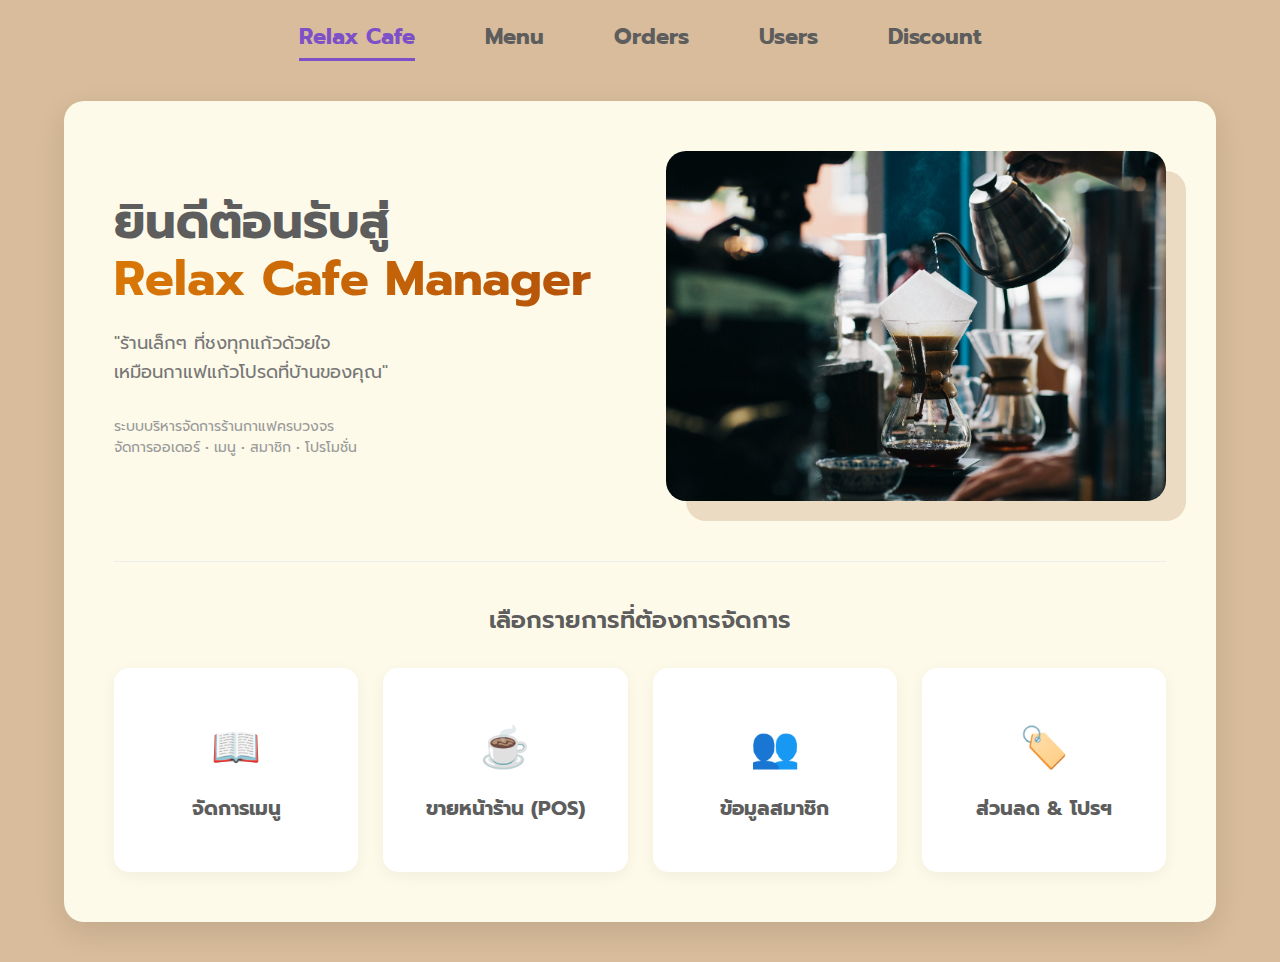
<file: index.html>
<!DOCTYPE html>
<html lang="th">
<head>
    <meta charset="UTF-8">
    <meta name="viewport" content="width=device-width, initial-scale=1.0">
    <title>Relax Cafe - Home</title>
    <link rel="icon" type="image/x-icon" href="/image/icon.png">
    <style>
        @import url('https://fonts.googleapis.com/css2?family=Prompt:ital,wght@0,100;0,200;0,300;0,400;0,500;0,600;0,700;0,800;0,900;1,100;1,200;1,300;1,400;1,500;1,600;1,700;1,800;1,900&display=swap');

        /* --- Theme หลัก (เหมือนหน้าอื่น) --- */
        body {
            font-family: "Prompt", sans-serif;
            background-color: #d8bc9b; /* สีพื้นหลังหลัก */
            margin: 0;
            padding: 0;
        }

        /* Navbar ด้านบน */
        .navbar {
            display: flex;
            justify-content: center;
            gap: 70px;
            padding: 20px 0;
            font-size: 22px;
            font-weight: bold;
            background-color: transparent; /* หรือใส่สีพื้นถ้าต้องการ */
        }
        .navbar a {
            color: #5d5d5d;
            text-decoration: none;
            transition: color 0.2s;
            padding-bottom: 5px;
        }
        .navbar a:hover {
            color: #7e50c8;
        }
        .navbar .active {
            color: #7e50c8;
            border-bottom: 3px solid #7e50c8;
        }

        /* กล่องคอนเทนเนอร์หลัก */
        .content-container {
            background: #fdfae9;
            width: 90%;
            max-width: 1200px;
            margin: 20px auto 40px; /* ระยะห่าง */
            border-radius: 20px; /* ขอบมนกว่าเดิมนิดหน่อยให้ดูละมุน */
            padding: 50px;
            box-sizing: border-box;
            box-shadow: 0 10px 30px rgba(0, 0, 0, 0.1);
        }

        /* --- ส่วน Hero (ข้อความ + รูปภาพ) --- */
        .hero-section {
            display: flex;
            align-items: center;
            justify-content: space-between;
            gap: 50px;
            margin-bottom: 60px;
        }

        .hero-text {
            flex: 1;
            text-align: left;
        }

        .hero-text h1 {
            font-size: 48px;
            color: #5d5d5d;
            margin: 0 0 20px 0;
            line-height: 1.2;
        }
        
        /* ใส่ Gradient ให้ข้อความเด่นๆ */
        .highlight-text {
            background: linear-gradient(90deg, #d97706 0%, #b45309 100%);
            -webkit-background-clip: text;
            -webkit-text-fill-color: transparent;
        }

        .hero-text p {
            font-size: 18px;
            color: #777;
            line-height: 1.6;
            margin-bottom: 30px;
        }

        /* รูปภาพหน้าปก */
        .hero-img {
            flex: 1;
            max-width: 500px;
            height: 350px;
            object-fit: cover;
            border-radius: 20px;
            box-shadow: 20px 20px 0px rgba(216, 188, 155, 0.5); /* ลูกเล่นกรอบเงา */
            transition: transform 0.3s;
        }
        .hero-img:hover {
            transform: scale(1.02);
        }

        /* --- เมนูลัด (Quick Actions) --- */
        .quick-menu-title {
            text-align: center;
            font-size: 24px;
            color: #5d5d5d;
            margin-bottom: 30px;
            font-weight: 600;
        }

        .menu-grid {
            display: grid;
            grid-template-columns: repeat(auto-fit, minmax(200px, 1fr));
            gap: 25px;
        }

        .menu-card {
            background: white;
            padding: 30px;
            border-radius: 15px;
            text-align: center;
            text-decoration: none;
            color: #5d5d5d;
            box-shadow: 0 4px 15px rgba(0,0,0,0.05);
            transition: all 0.3s ease;
            border: 2px solid transparent;
            display: flex;
            flex-direction: column;
            align-items: center;
            justify-content: center;
            height: 140px;
        }

        .menu-card:hover {
            transform: translateY(-5px);
            border-color: #7e50c8;
            color: #7e50c8;
            box-shadow: 0 10px 25px rgba(126, 80, 200, 0.15);
        }

        .icon {
            font-size: 40px;
            margin-bottom: 15px;
        }

        .card-title {
            font-size: 20px;
            font-weight: bold;
        }

        /* ปรับมือถือ */
        @media (max-width: 768px) {
            .hero-section {
                flex-direction: column-reverse;
                text-align: center;
            }
            .hero-text {
                text-align: center;
            }
            .hero-img {
                width: 100%;
                height: 250px;
                box-shadow: 10px 10px 0px rgba(216, 188, 155, 0.5);
            }
            .navbar {
                flex-wrap: wrap;
                gap: 20px;
            }
        }
    </style>
</head>
<body>

    <div class="navbar">
        <a class="active" href="#">Relax Cafe</a>
        <a href="menu.html">Menu</a>
        <a href="Orders.html">Orders</a>
        <a href="Users.html">Users</a>
        <a href="Discount.html">Discount</a>
    </div>

    <div class="content-container">
        
        <div class="hero-section">
            <div class="hero-text">
                <h1>ยินดีต้อนรับสู่<br><span class="highlight-text">Relax Cafe Manager</span></h1>
                <p>
                    "ร้านเล็กๆ ที่ชงทุกแก้วด้วยใจ<br>
                    เหมือนกาแฟแก้วโปรดที่บ้านของคุณ"
                </p>
                <div style="font-size: 14px; color: #999;">
                    ระบบบริหารจัดการร้านกาแฟครบวงจร<br>
                    จัดการออเดอร์ • เมนู • สมาชิก • โปรโมชั่น
                </div>
            </div>
            <img src="/image/index/karl-fredrickson-TYIzeCiZ_60-unsplash.jpg" alt="Coffee Shop" class="hero-img">
        </div>

        <hr style="border: 0; border-top: 1px solid #eee; margin: 40px 0;">

        <div class="quick-menu-title">เลือกรายการที่ต้องการจัดการ</div>
        
        <div class="menu-grid">

            <a href="menu.html" class="menu-card">
                <span class="icon">📖</span>
                <span class="card-title">จัดการเมนู</span>
            </a>

            <a href="Orders.html" class="menu-card">
                <span class="icon">☕</span>
                <span class="card-title">ขายหน้าร้าน (POS)</span>
            </a>

            <a href="Users.html" class="menu-card">
                <span class="icon">👥</span>
                <span class="card-title">ข้อมูลสมาชิก</span>
            </a>

            <a href="Discount.html" class="menu-card">
                <span class="icon">🏷️</span>
                <span class="card-title">ส่วนลด & โปรฯ</span>
            </a>
        </div>

    </div>

</body>
</html>
</file>
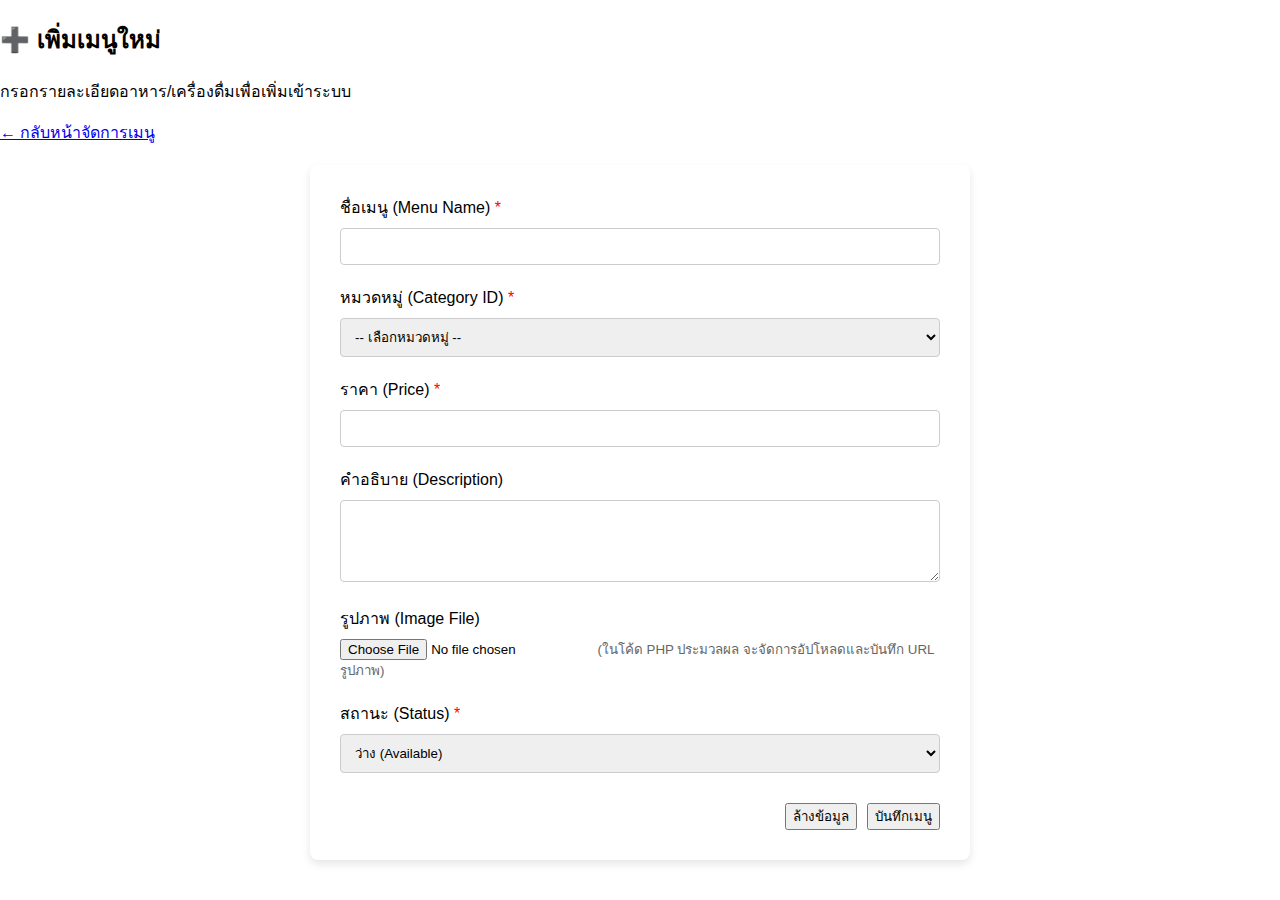
<file: Add_menu.html>
<!DOCTYPE html>
<html lang="th">
<head>
    <meta charset="UTF-8">
    <meta name="viewport" content="width=device-width, initial-scale=1.0">
    <title>เพิ่มเมนูใหม่</title>
    <link rel="stylesheet" href="css/users.css"> <link href="https://fonts.googleapis.com/css2?family=Sarabun:wght@400;500;700&display=swap" rel="stylesheet">
    <style>
        /* CSS เพิ่มเติมสำหรับรูปแบบฟอร์ม (อาจรวมอยู่ใน users.css ได้) */
        .form-container {
            background: #ffffff;
            padding: 30px;
            border-radius: 8px;
            box-shadow: 0 4px 8px rgba(0, 0, 0, 0.1);
            max-width: 600px;
            margin: 20px auto;
        }
        .form-group {
            margin-bottom: 20px;
        }
        .form-group label {
            display: block;
            margin-bottom: 8px;
            font-weight: 500;
        }
        .form-group input[type="text"],
        .form-group input[type="number"],
        .form-group textarea,
        .form-group select {
            width: 100%;
            padding: 10px;
            border: 1px solid #ccc;
            border-radius: 4px;
            box-sizing: border-box; /* สำคัญ */
        }
        .form-actions {
            display: flex;
            justify-content: flex-end;
            gap: 10px;
            margin-top: 30px;
        }
    </style>
</head>
<body>

    <div class="container">
        
        <header class="page-header">
            <div class="header-left">
                <h2>➕ เพิ่มเมนูใหม่</h2>
                <p class="subtitle">กรอกรายละเอียดอาหาร/เครื่องดื่มเพื่อเพิ่มเข้าระบบ</p>
            </div>
            <div class="header-right">
                <a href="menu.html" class="btn btn-secondary">
                    &larr; กลับหน้าจัดการเมนู
                </a>
            </div>
        </header>

        <div class="form-container">
            <form action="save_menu.php" method="POST" enctype="multipart/form-data">
                
                <div class="form-group">
                    <label for="menu_name">ชื่อเมนู (Menu Name) <span style="color: red;">*</span></label>
                    <input type="text" id="menu_name" name="menu_name" required>
                </div>

                <div class="form-group">
                    <label for="category_id">หมวดหมู่ (Category ID) <span style="color: red;">*</span></label>
                    <select id="category_id" name="category_id" required>
                        <option value="">-- เลือกหมวดหมู่ --</option>
                        <option value="1">กาแฟ</option>
                        <option value="2">เบเกอรี่</option>
                        <option value="3">เครื่องดื่มอื่นๆ</option>
                    </select>
                </div>

                <div class="form-group">
                    <label for="price">ราคา (Price) <span style="color: red;">*</span></label>
                    <input type="number" id="price" name="price" step="0.01" min="0" required>
                </div>

                <div class="form-group">
                    <label for="description">คำอธิบาย (Description)</label>
                    <textarea id="description" name="description" rows="4"></textarea>
                </div>

                <div class="form-group">
                    <label for="image_file">รูปภาพ (Image File)</label>
                    <input type="file" id="image_file" name="image_file" accept="image/*">
                    <small style="color: #666;">(ในโค้ด PHP ประมวลผล จะจัดการอัปโหลดและบันทึก URL รูปภาพ)</small>
                </div>

                <div class="form-group">
                    <label for="status">สถานะ (Status) <span style="color: red;">*</span></label>
                    <select id="status" name="status" required>
                        <option value="available">ว่าง (Available)</option>
                        <option value="unavailable">ไม่ว่าง (Unavailable)</option>
                    </select>
                </div>

                <div class="form-actions">
                    <button type="reset" class="btn btn-secondary">ล้างข้อมูล</button>
                    <button type="submit" class="btn btn-primary">บันทึกเมนู</button>
                </div>
            </form>
        </div>

    </div>

</body>
</html>
</file>
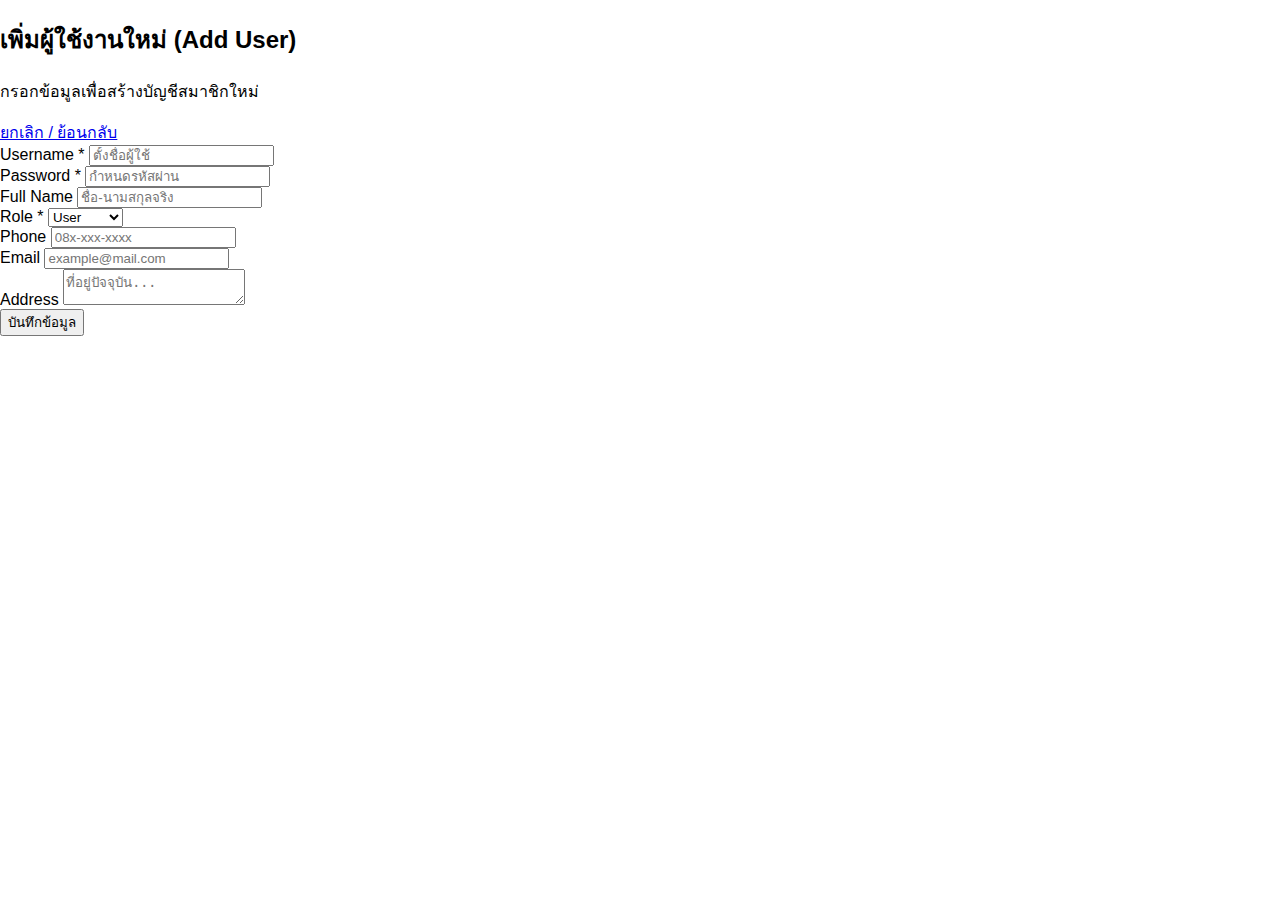
<file: Add_user.html>
<!DOCTYPE html>
<html lang="th">
<head>
    <meta charset="UTF-8">
    <meta name="viewport" content="width=device-width, initial-scale=1.0">
    <title>เพิ่มผู้ใช้งานใหม่</title>
    <link rel="stylesheet" href="css/users.css">
    <link href="https://fonts.googleapis.com/css2?family=Sarabun:wght@400;500;700&display=swap" rel="stylesheet">
</head>
<body>

    <div class="container">
        
        <header class="page-header">
            <div class="header-left">
                <h2>เพิ่มผู้ใช้งานใหม่ (Add User)</h2>
                <p class="subtitle">กรอกข้อมูลเพื่อสร้างบัญชีสมาชิกใหม่</p>
            </div>
            <div class="header-right">
                <a href="Users.html" class="btn btn-secondary">
                    ยกเลิก / ย้อนกลับ
                </a>
            </div>
        </header>

        <form action="Users.html" onsubmit="alert('บันทึกข้อมูลเรียบร้อย (Demo)');">
            <div class="form-container">
                
                <div class="form-group">
                    <label for="username">Username <span class="required">*</span></label>
                    <input type="text" id="username" name="username" placeholder="ตั้งชื่อผู้ใช้" required>
                </div>

                <div class="form-group">
                    <label for="password">Password <span class="required">*</span></label>
                    <input type="password" id="password" name="password" placeholder="กำหนดรหัสผ่าน" required>
                </div>

                <div class="form-group">
                    <label for="fullname">Full Name</label>
                    <input type="text" id="fullname" name="fullname" placeholder="ชื่อ-นามสกุลจริง">
                </div>

                <div class="form-group">
                    <label for="role">Role <span class="required">*</span></label>
                    <select id="role" name="role">
                        <option value="User">User</option>
                        <option value="Admin">Admin</option>
                        <option value="Manager">Manager</option>
                    </select>
                </div>

                <div class="form-group">
                    <label for="phone">Phone</label>
                    <input type="tel" id="phone" name="phone" placeholder="08x-xxx-xxxx">
                </div>

                <div class="form-group">
                    <label for="email">Email</label>
                    <input type="email" id="email" name="email" placeholder="example@mail.com">
                </div>

                <div class="form-group full-width">
                    <label for="address">Address</label>
                    <textarea id="address" name="address" placeholder="ที่อยู่ปัจจุบัน..."></textarea>
                </div>

                <div class="form-actions full-width">
                    <button type="submit" class="btn btn-primary btn-large">บันทึกข้อมูล</button>
                </div>

            </div>
        </form>

    </div>

</body>
</html>
</file>
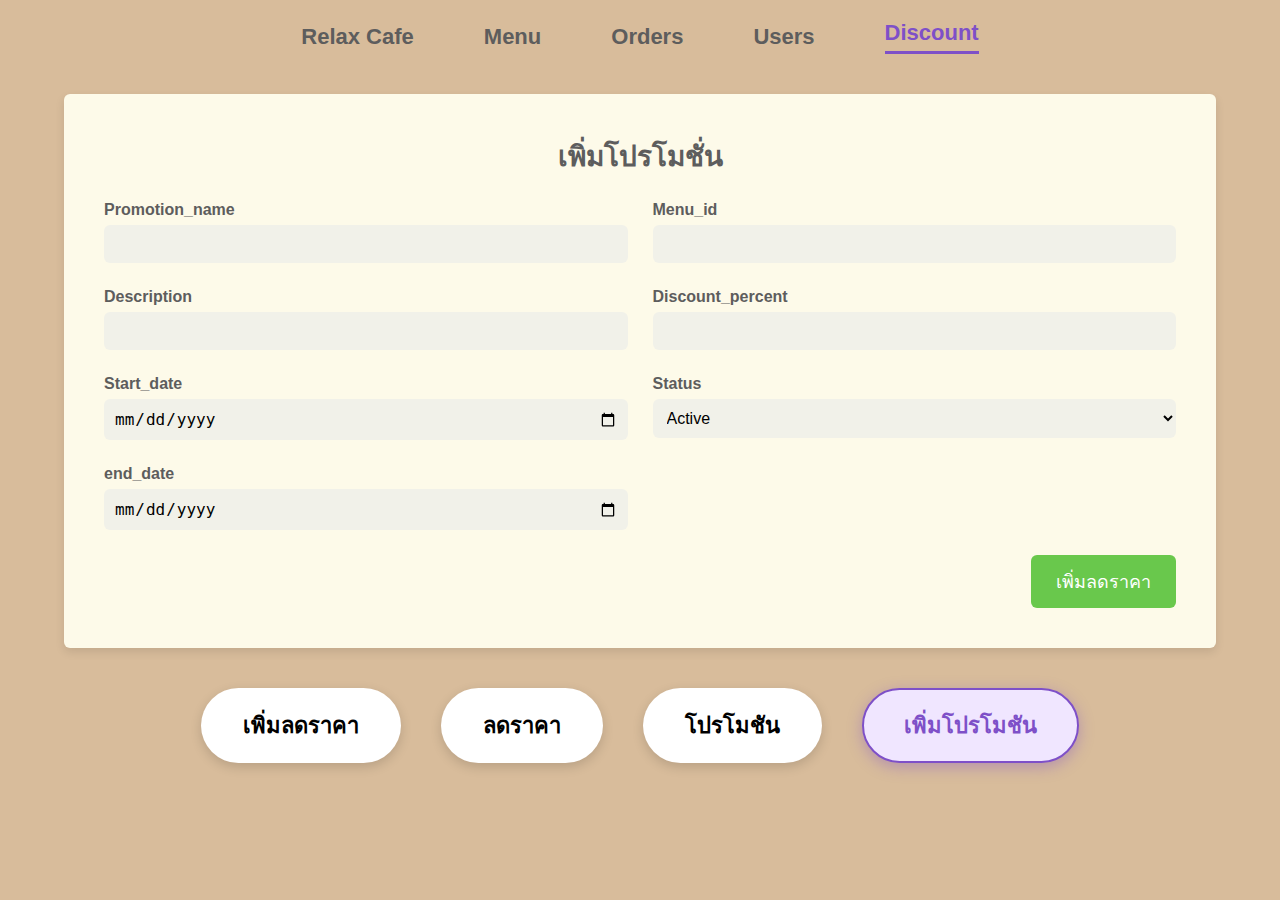
<file: Discount .html>
<!DOCTYPE html>
<html lang="th">
<head>
<meta charset="UTF-8">
<title>Relax Cafe - Discount</title>

<style>
    /* ------------------- CSS ทั่วไป (คงไว้ตามเดิม) ------------------- */
    body {
        font-family: "Prompt", sans-serif;
        background-color: #d8bc9b;
        margin: 0;
        padding: 0;
    }

    /* Navbar */
    .navbar {
        display: flex;
        justify-content: center;
        align-items: center;
        gap: 70px;
        padding: 20px 0;
        font-size: 22px;
        font-weight: bold;
    }

    .navbar a {
        color: #5d5d5d; /* ปรับสีเป็นสีเทาตามภาพต้นฉบับ */
        text-decoration: none;
        transition: color 0.2s;
    }

    .navbar .active {
        color: #7e50c8; /* สีม่วงสำหรับหน้าที่กำลังใช้งาน */
        border-bottom: 3px solid #7e50c8;
        padding-bottom: 5px;
    }

    /* กล่องเนื้อหาหลัก (Container) */
    .content-container {
        background: #fdfae9; /* สีพื้นหลังกล่องใหญ่ */
        width: 90%;
        margin: 20px auto 0;
        border-radius: 6px;
        padding: 40px;
        box-sizing: border-box;
        box-shadow: 0 4px 10px rgba(0, 0, 0, 0.1);
    }

    /* ------------------- CSS สำหรับฟอร์ม (Form) ------------------- */
    h2 {
        text-align: center;
        margin-top: 0;
        font-size: 28px;
        color: #5d5d5d;
    }

    .form-grid {
        display: grid;
        grid-template-columns: 1fr 1fr;
        gap: 25px;
        margin-top: 20px;
    }

    .form-group {
        display: flex;
        flex-direction: column;
    }

    label {
        margin-bottom: 6px;
        font-weight: 600;
        color: #5d5d5d;
    }

    input, select {
        padding: 10px;
        border-radius: 6px;
        border: none;
        background: #f1f1e9;
        font-size: 16px;
    }

    /* ปุ่มฟอร์ม (เพิ่มลดราคา/เพิ่มโปรโมชั่น) */
    .submit-btn {
        background-color: #69c84c;
        color: white;
        padding: 12px 25px;
        border: none;
        border-radius: 6px; /* ปรับให้เข้ากับภาพต้นฉบับ */
        font-size: 18px;
        cursor: pointer;
        margin-top: 25px;
        display: block;
        margin-left: auto;
    }

    /* ------------------- CSS สำหรับรายการ (List) ------------------- */
    .list-header, .list-row {
        display: grid;
        grid-template-columns: repeat(7, 1fr) 50px; /* 7 คอลัมน์ข้อมูล + 1 คอลัมน์สำหรับปุ่มลบ */
        gap: 10px;
        padding: 12px 0;
        text-align: center;
        font-size: 16px;
    }

    .list-header {
        font-weight: bold;
        background-color: #f1f1e9;
        margin-top: 20px;
        border-radius: 6px;
        border-bottom: 2px solid #ccc;
    }

    .list-row {
        background-color: #f1f1e9;
        margin-top: 10px;
        border-radius: 6px;
        align-items: center;
    }
    
    .list-row-promotion { /* สำหรับหน้าโปรโมชั่นที่มี 2 แถว */
        display: grid;
        grid-template-rows: auto auto;
        padding: 15px;
        background-color: #f1f1e9;
        margin-top: 10px;
        border-radius: 6px;
    }

    .promo-row-1 {
        display: grid;
        grid-template-columns: repeat(5, 1fr) 50px;
        font-weight: bold;
        padding-bottom: 5px;
    }
    .promo-row-2 {
        display: grid;
        grid-template-columns: repeat(3, 1fr);
        font-size: 14px;
        border-top: 1px solid #e0e0e0;
        padding-top: 5px;
    }

    .delete-btn {
        cursor: pointer;
        color: #ff0000;
        font-size: 20px;
    }

    /* ------------------- ปุ่มด้านล่าง (Bottom Menu) ------------------- */
    .bottom-menu {
        display: flex;
        justify-content: center;
        gap: 40px;
        margin: 40px 0;
    }

    .menu-btn {
        background-color: white;
        border: none;
        padding: 18px 40px;
        border-radius: 45px;
        font-size: 22px;
        font-weight: bold;
        cursor: pointer;
        box-shadow: 0px 4px 12px rgba(0,0,0,0.15);
        transition: 0.2s;
        border: 2px solid transparent; /* เตรียมไว้สำหรับสถานะ active */
    }

    .menu-btn.active {
        background-color: #f0e6ff; /* สีพื้นหลังเมื่อ Active */
        border: 2px solid #7e50c8; /* กรอบสีม่วงเมื่อ Active */
        color: #7e50c8;
        box-shadow: 0px 4px 15px rgba(126, 80, 200, 0.4);
    }

    /* ------------------- การจัดการหน้า (JavaScript Toggle) ------------------- */
    .page-content {
        display: none; /* ซ่อนทุกหน้าไว้ก่อน */
    }
    .page-content.active {
        display: block; /* แสดงเฉพาะหน้าที่ active */
    }
</style>

</head>
<body>

    <div class="navbar">
        <a>Relax Cafe</a>
        <a>Menu</a>
        <a>Orders</a>
        <a>Users</a>
        <a class="active">Discount</a>
    </div>
    
    <div class="content-container">

        <div id="add-discount-page" class="page-content">
            <h2>เพิ่มลดราคา</h2>
            <form id="add-discount-form">
                <div class="form-grid">
                    <div class="form-group"><label>Discount_name</label><input type="text" id="add_d_name" required></div>
                    <div class="form-group"><label>End_date</label><input type="date" id="add_d_end" required></div>
                    <div class="form-group"><label>Discount_type</label>
                        <select id="add_d_type" required>
                            <option value="Percent">Percent (%)</option>
                            <option value="Fixed">Fixed Amount (฿)</option>
                        </select>
                    </div>
                    <div class="form-group"><label>Status</label>
                        <select id="add_d_status" required>
                            <option value="Active">Active</option>
                            <option value="Inactive">Inactive</option>
                        </select>
                    </div>
                    <div class="form-group"><label>Discount_value</label><input type="number" id="add_d_value" required></div>
                    <div class="form-group"></div> <div class="form-group"><label>Start_date</label><input type="date" id="add_d_start" required></div>
                </div>
                <button type="submit" class="submit-btn">เพิ่มลดราคา</button>
            </form>
        </div>

        <div id="discount-list-page" class="page-content">
            <h2>ลดราคา</h2>
            <div class="list-header">
                <span>Discount_id</span>
                <span>Discount_name</span>
                <span>Discount_type</span>
                <span>Discount_value</span>
                <span>Start_date</span>
                <span>End_date</span>
                <span>Status</span>
                <span></span> </div>
            <div id="discount-list-rows">
                </div>
        </div>

        <div id="add-promotion-page" class="page-content active">
            <h2>เพิ่มโปรโมชั่น</h2>
            <form id="add-promotion-form">
                <div class="form-grid">
                    <div class="form-group"><label>Promotion_name</label><input type="text" id="add_p_name" required></div>
                    <div class="form-group"><label>Menu_id</label><input type="text" id="add_p_menu_id" required></div>
                    <div class="form-group"><label>Description</label><input type="text" id="add_p_desc" required></div>
                    <div class="form-group"><label>Discount_percent</label><input type="number" id="add_p_percent"></div>
                    <div class="form-group"><label>Start_date</label><input type="date" id="add_p_start" required></div>
                    <div class="form-group"><label>Status</label>
                        <select id="add_p_status" required>
                            <option value="Active">Active</option>
                            <option value="Inactive">Inactive</option>
                        </select>
                    </div>
                    <div class="form-group"><label>end_date</label><input type="date" id="add_p_end" required></div>
                </div>
                <button type="submit" class="submit-btn">เพิ่มลดราคา</button>
            </form>
        </div>

        <div id="promotion-list-page" class="page-content">
            <h2>โปรโมชัน</h2>
            <div id="promotion-list-rows">
                </div>
        </div>

    </div>
    <div class="bottom-menu">
        <button class="menu-btn" id="btn-add-discount" onclick="showPage('add-discount-page', this)">เพิ่มลดราคา</button>
        <button class="menu-btn" id="btn-discount-list" onclick="showPage('discount-list-page', this)">ลดราคา</button>
        <button class="menu-btn active" id="btn-promotion-list" onclick="showPage('promotion-list-page', this)">โปรโมชัน</button>
        <button class="menu-btn" id="btn-add-promotion" onclick="showPage('add-promotion-page', this)">เพิ่มโปรโมชัน</button>
    </div>


<script>
    // ----------------------------------------------------
    // ข้อมูลจำลอง (Mock Data)
    // ----------------------------------------------------
    let discounts = [
        { Discount_id: 'D001', Discount_name: 'ส่วนลดสมาชิก', Discount_type: 'Percent', Discount_value: 10, Start_date: '2025-11-01', End_date: '2025-12-31', Status: 'Active' },
        { Discount_id: 'D002', Discount_name: 'ส่วนลดวันพุธ', Discount_type: 'Fixed', Discount_value: 20, Start_date: '2025-11-20', End_date: '2025-11-20', Status: 'Inactive' }
    ];

    let promotions = [
        { Promotion_id: 'P001', Promotion_name: 'Happy Hour', Description: 'ลด 50% ทุกเมนู', Start_date: '2025-11-19', End_date: '2025-11-30', Menu_id: 'All', Discount_percent: 50, Status: 'Active' },
        { Promotion_id: 'P002', Promotion_name: 'Buy 1 Get 1', Description: 'ซื้อกาแฟ แถมโดนัท', Start_date: '2025-12-01', End_date: '2025-12-07', Menu_id: 'M005', Discount_percent: 0, Status: 'Active' }
    ];
    
    // ----------------------------------------------------
    // ฟังก์ชันหลักในการสลับหน้า
    // ----------------------------------------------------
    function showPage(pageIdToShow, clickedButton) {
        // 1. ซ่อนเนื้อหาของทุกหน้า
        const pages = document.querySelectorAll('.page-content');
        pages.forEach(page => {
            page.classList.remove('active');
        });

        // 2. ลบสถานะ Active จากปุ่มทั้งหมด
        const buttons = document.querySelectorAll('.menu-btn');
        buttons.forEach(btn => {
            btn.classList.remove('active');
        });

        // 3. แสดงหน้าที่ต้องการ
        const pageToShow = document.getElementById(pageIdToShow);
        if (pageToShow) {
            pageToShow.classList.add('active');
        }

        // 4. ตั้งค่าสถานะ Active ให้กับปุ่มที่ถูกคลิก
        if (clickedButton) {
            clickedButton.classList.add('active');
        }
        
        // 5. อัปเดตข้อมูลรายการเมื่อเปิดหน้ารายการ
        if (pageIdToShow === 'discount-list-page') {
            renderDiscountList();
        } else if (pageIdToShow === 'promotion-list-page') {
            renderPromotionList();
        }
    }

    // ----------------------------------------------------
    // ฟังก์ชันจัดการรายการลดราคา (Discount List)
    // ----------------------------------------------------
    function renderDiscountList() {
        const listArea = document.getElementById('discount-list-rows');
        listArea.innerHTML = ''; 

        discounts.forEach(d => {
            const row = document.createElement('div');
            row.className = 'list-row';
            row.innerHTML = `
                <span>${d.Discount_id}</span>
                <span>${d.Discount_name}</span>
                <span>${d.Discount_type}</span>
                <span>${d.Discount_value}</span>
                <span>${d.Start_date}</span>
                <span>${d.End_date}</span>
                <span>${d.Status}</span>
                <span class="delete-btn" onclick="deleteDiscount('${d.Discount_id}')">❌</span>
            `;
            listArea.appendChild(row);
        });
    }

    function deleteDiscount(id) {
        if (confirm(`คุณต้องการลบส่วนลด ID: ${id} นี้หรือไม่?`)) {
            discounts = discounts.filter(d => d.Discount_id !== id);
            renderDiscountList();
        }
    }

    // ----------------------------------------------------
    // ฟังก์ชันจัดการรายการโปรโมชั่น (Promotion List)
    // ----------------------------------------------------
    function renderPromotionList() {
        const listArea = document.getElementById('promotion-list-rows');
        listArea.innerHTML = ''; 

        promotions.forEach(p => {
            const container = document.createElement('div');
            container.className = 'list-row-promotion';
            container.innerHTML = `
                <div class="promo-row-1">
                    <span>${p.Promotion_id}</span>
                    <span>${p.Promotion_name}</span>
                    <span>${p.Description}</span>
                    <span>${p.Start_date}</span>
                    <span>${p.End_date}</span>
                    <span class="delete-btn" onclick="deletePromotion('${p.Promotion_id}')">❌</span>
                </div>
                <div class="promo-row-2">
                    <span>Menu_id: ${p.Menu_id}</span>
                    <span>Discount_percent: ${p.Discount_percent}%</span>
                    <span>Status: ${p.Status}</span>
                </div>
            `;
            listArea.appendChild(container);
        });
    }
    
    function deletePromotion(id) {
        if (confirm(`คุณต้องการลบโปรโมชั่น ID: ${id} นี้หรือไม่?`)) {
            promotions = promotions.filter(p => p.Promotion_id !== id);
            renderPromotionList();
        }
    }


    // ----------------------------------------------------
    // ฟังก์ชันจัดการฟอร์ม (Form Submission)
    // ----------------------------------------------------
    
    // เพิ่มลดราคา
    document.getElementById('add-discount-form').addEventListener('submit', function(event) {
        event.preventDefault();
        
        const newDiscount = {
            Discount_id: 'D' + (discounts.length + 1).toString().padStart(3, '0'),
            Discount_name: document.getElementById('add_d_name').value,
            Discount_type: document.getElementById('add_d_type').value,
            Discount_value: parseFloat(document.getElementById('add_d_value').value),
            Start_date: document.getElementById('add_d_start').value,
            End_date: document.getElementById('add_d_end').value,
            Status: document.getElementById('add_d_status').value
        };

        discounts.push(newDiscount);
        alert('เพิ่มส่วนลดเรียบร้อยแล้ว!');
        this.reset();
        
        // สลับไปหน้า Discount List และแสดงรายการใหม่
        showPage('discount-list-page', document.getElementById('btn-discount-list'));
    });

    // เพิ่มโปรโมชั่น
    document.getElementById('add-promotion-form').addEventListener('submit', function(event) {
        event.preventDefault();
        
        const newPromotion = {
            Promotion_id: 'P' + (promotions.length + 1).toString().padStart(3, '0'),
            Promotion_name: document.getElementById('add_p_name').value,
            Menu_id: document.getElementById('add_p_menu_id').value,
            Description: document.getElementById('add_p_desc').value,
            Discount_percent: parseFloat(document.getElementById('add_p_percent').value || 0),
            Start_date: document.getElementById('add_p_start').value,
            End_date: document.getElementById('add_p_end').value,
            Status: document.getElementById('add_p_status').value
        };

        promotions.push(newPromotion);
        alert('เพิ่มโปรโมชั่นเรียบร้อยแล้ว!');
        this.reset();
        
        // สลับไปหน้า Promotion List และแสดงรายการใหม่
        showPage('promotion-list-page', document.getElementById('btn-promotion-list'));
    });


    // ----------------------------------------------------
    // การเริ่มต้น (Initialization)
    // ----------------------------------------------------
    document.addEventListener('DOMContentLoaded', () => {
        // เริ่มต้นให้แสดงหน้าเพิ่มโปรโมชัน (ตามภาพต้นฉบับที่คุณส่งมา)
        // หรือจะเปลี่ยนเป็น showPage('discount-list-page', document.getElementById('btn-discount-list')); ก็ได้
        // showPage('add-promotion-page', document.getElementById('btn-add-promotion'));

        // เนื่องจากใน HTML เรากำหนดให้ add-promotion-page มี class 'active' อยู่แล้ว และปุ่มด้านล่างก็ active อยู่
        // เราเรียกให้ render ข้อมูลรายการไว้ก่อนเผื่อมีการสลับหน้าทันที
        renderDiscountList();
        renderPromotionList();
        
        // ถ้าต้องการให้เริ่มต้นที่หน้าใดหน้าหนึ่งอย่างชัดเจน
        showPage('add-promotion-page', document.getElementById('btn-add-promotion'));
    });

</script>

</body>
</html>
</file>
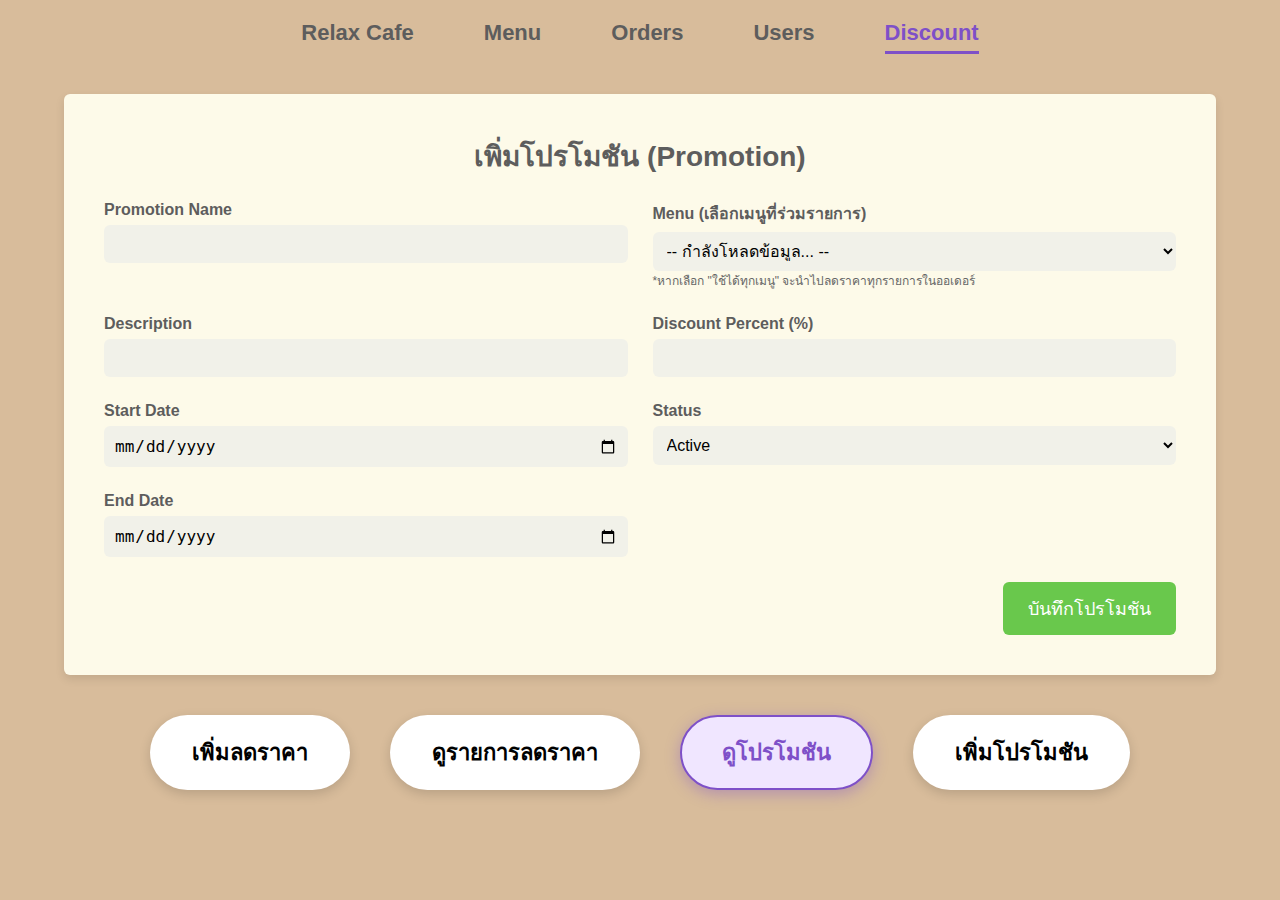
<file: Discount.html>
<!DOCTYPE html>
<html lang="th">
<head>
<meta charset="UTF-8">
<title>Relax Cafe - Discount & Promotion</title>
<style>
    /* --- CSS (เหมือนเดิม) --- */
    body { font-family: "Prompt", sans-serif; background-color: #d8bc9b; margin: 0; padding: 0; }
    .navbar { display: flex; justify-content: center; gap: 70px; padding: 20px 0; font-size: 22px; font-weight: bold; }
    .navbar a { color: #5d5d5d; text-decoration: none; transition: color 0.2s; }
    .navbar .active { color: #7e50c8; border-bottom: 3px solid #7e50c8; padding-bottom: 5px; }
    .content-container { background: #fdfae9; width: 90%; margin: 20px auto 0; border-radius: 6px; padding: 40px; box-sizing: border-box; box-shadow: 0 4px 10px rgba(0, 0, 0, 0.1); }
    h2 { text-align: center; margin-top: 0; font-size: 28px; color: #5d5d5d; }
    .form-grid { display: grid; grid-template-columns: 1fr 1fr; gap: 25px; margin-top: 20px; }
    .form-group { display: flex; flex-direction: column; }
    label { margin-bottom: 6px; font-weight: 600; color: #5d5d5d; }
    input, select { padding: 10px; border-radius: 6px; border: none; background: #f1f1e9; font-size: 16px; }
    .submit-btn { background-color: #69c84c; color: white; padding: 12px 25px; border: none; border-radius: 6px; font-size: 18px; cursor: pointer; margin-top: 25px; display: block; margin-left: auto; }
    .submit-btn:hover { background-color: #58a83e; }
    .list-header, .list-row { display: grid; grid-template-columns: repeat(7, 1fr) 50px; gap: 10px; padding: 12px 0; text-align: center; font-size: 16px; }
    .list-header { font-weight: bold; background-color: #f1f1e9; margin-top: 20px; border-radius: 6px; border-bottom: 2px solid #ccc; }
    .list-row { background-color: #f1f1e9; margin-top: 10px; border-radius: 6px; align-items: center; }
    .list-row-promotion { display: grid; grid-template-rows: auto auto; padding: 15px; background-color: #f1f1e9; margin-top: 10px; border-radius: 6px; }
    .promo-row-1 { display: grid; grid-template-columns: repeat(5, 1fr) 50px; font-weight: bold; padding-bottom: 5px; }
    .promo-row-2 { display: grid; grid-template-columns: repeat(3, 1fr); font-size: 14px; border-top: 1px solid #e0e0e0; padding-top: 5px; }
    .delete-btn { cursor: pointer; color: #ff0000; font-size: 20px; }
    .bottom-menu { display: flex; justify-content: center; gap: 40px; margin: 40px 0; }
    .menu-btn { background-color: white; border: none; padding: 18px 40px; border-radius: 45px; font-size: 22px; font-weight: bold; cursor: pointer; box-shadow: 0px 4px 12px rgba(0,0,0,0.15); transition: 0.2s; border: 2px solid transparent; }
    .menu-btn.active { background-color: #f0e6ff; border: 2px solid #7e50c8; color: #7e50c8; box-shadow: 0px 4px 15px rgba(126, 80, 200, 0.4); }
    .page-content { display: none; }
    .page-content.active { display: block; }
</style>
</head>
<body>

    <div class="navbar">
        <a href="index.html">Relax Cafe</a>
        <a href="menu.html">Menu</a>
        <a href="Orders.html">Orders</a>
        <a href="Users.html">Users</a>
        <a class="active">Discount</a>
    </div>
    
    <div class="content-container">

        <div id="add-discount-page" class="page-content">
            <h2>เพิ่มลดราคา (Discount)</h2>
            <form id="add-discount-form">
                <div class="form-grid">
                    <div class="form-group"><label>Discount Name</label><input type="text" id="add_d_name" required></div>
                    <div class="form-group"><label>End Date</label><input type="date" id="add_d_end" required></div>
                    <div class="form-group"><label>Discount Type</label>
                        <select id="add_d_type" required>
                            <option value="percent">Percent (%)</option>
                            <option value="amount">Fixed Amount (฿)</option>
                        </select>
                    </div>
                    <div class="form-group"><label>Status</label>
                        <select id="add_d_status" required>
                            <option value="active">Active</option>
                            <option value="inactive">Inactive</option>
                        </select>
                    </div>
                    <div class="form-group"><label>Discount Value</label><input type="number" id="add_d_value" step="0.01" required></div>
                    <div class="form-group"><label>Start Date</label><input type="date" id="add_d_start" required></div>
                </div>
                <button type="submit" class="submit-btn">บันทึกส่วนลด</button>
            </form>
        </div>

        <div id="discount-list-page" class="page-content">
            <h2>รายการส่วนลด</h2>
            <div class="list-header">
                <span>ID</span>
                <span>Name</span>
                <span>Type</span>
                <span>Value</span>
                <span>End</span>
                <span>Start</span>
                <span>Status</span>
                <span>ลบ</span> 
            </div>
            <div id="discount-list-rows"></div>
        </div>

        <div id="add-promotion-page" class="page-content active">
            <h2>เพิ่มโปรโมชัน (Promotion)</h2>
            <form id="add-promotion-form">
                <div class="form-grid">
                    <div class="form-group">
                        <label>Promotion Name</label>
                        <input type="text" id="add_p_name" required>
                    </div>
                    
                    <div class="form-group">
                        <label>Menu (เลือกเมนูที่ร่วมรายการ)</label>
                        <select id="add_p_menu_id">
                            <option value="">-- กำลังโหลดข้อมูล... --</option>
                        </select>
                        <small style="color:#666; font-size:12px;">*หากเลือก "ใช้ได้ทุกเมนู" จะนำไปลดราคาทุกรายการในออเดอร์</small>
                    </div>

                    <div class="form-group"><label>Description</label><input type="text" id="add_p_desc"></div>
                    <div class="form-group"><label>Discount Percent (%)</label><input type="number" id="add_p_percent" step="0.01"></div>
                    <div class="form-group"><label>Start Date</label><input type="date" id="add_p_start" required></div>
                    <div class="form-group"><label>Status</label>
                        <select id="add_p_status" required>
                            <option value="active">Active</option>
                            <option value="inactive">Inactive</option>
                        </select>
                    </div>
                    <div class="form-group"><label>End Date</label><input type="date" id="add_p_end" required></div>
                </div>
                <button type="submit" class="submit-btn">บันทึกโปรโมชัน</button>
            </form>
        </div>

        <div id="promotion-list-page" class="page-content">
            <h2>รายการโปรโมชัน</h2>
            <div id="promotion-list-rows"></div>
        </div>

    </div>

    <div class="bottom-menu">
        <button class="menu-btn" id="btn-add-discount" onclick="showPage('add-discount-page', this)">เพิ่มลดราคา</button>
        <button class="menu-btn" id="btn-discount-list" onclick="showPage('discount-list-page', this)">ดูรายการลดราคา</button>
        <button class="menu-btn active" id="btn-promotion-list" onclick="showPage('promotion-list-page', this)">ดูโปรโมชัน</button>
        <button class="menu-btn" id="btn-add-promotion" onclick="showPage('add-promotion-page', this)">เพิ่มโปรโมชัน</button>
    </div>


<script>
    let menuMap = {}; // ตัวแปรสำหรับแปลง ID เป็นชื่อเมนู

    // ฟังก์ชันสลับหน้า
    function showPage(pageIdToShow, clickedButton) {
        document.querySelectorAll('.page-content').forEach(page => page.classList.remove('active'));
        document.querySelectorAll('.menu-btn').forEach(btn => btn.classList.remove('active'));

        document.getElementById(pageIdToShow).classList.add('active');
        if (clickedButton) clickedButton.classList.add('active');

        if (pageIdToShow === 'discount-list-page') loadDiscounts();
        if (pageIdToShow === 'promotion-list-page') loadPromotions();
    }

    // -----------------------------------
    // โหลดข้อมูลเมนู (สำหรับ Dropdown & แสดงชื่อ)
    // -----------------------------------
    function loadMenus() {
        fetch('api_menu.php')
            .then(res => res.json())
            .then(data => {
                const select = document.getElementById('add_p_menu_id');
                // เพิ่มตัวเลือก "ทุกเมนู"
                select.innerHTML = '<option value="">-- ใช้ได้ทุกเมนู (All Menus) --</option>';
                
                data.forEach(m => {
                    // เก็บชื่อเมนูลง map ไว้ใช้ตอนแสดงตาราง
                    menuMap[m.menu_id] = m.menu_name;

                    // เพิ่มลง Dropdown เฉพาะเมนูที่ขายอยู่
                    if(m.status === 'available') {
                        select.innerHTML += `<option value="${m.menu_id}">[${m.menu_id}] ${m.menu_name}</option>`;
                    }
                });
            });
    }

    // -----------------------------------
    // จัดการ DISCOUNT
    // -----------------------------------
    function loadDiscounts() {
        const listArea = document.getElementById('discount-list-rows');
        listArea.innerHTML = '<p style="text-align:center;">กำลังโหลด...</p>';

        fetch('api_discount.php')
            .then(res => res.json())
            .then(data => {
                listArea.innerHTML = '';
                if(data.length === 0) {
                    listArea.innerHTML = '<p style="text-align:center;">ไม่พบข้อมูล</p>';
                    return;
                }
                data.forEach(d => {
                    const row = document.createElement('div');
                    row.className = 'list-row';
                    row.innerHTML = `
                        <span>${d.discount_id}</span>
                        <span>${d.discount_name}</span>
                        <span>${d.discount_type}</span>
                        <span>${d.discount_value}</span>
                        <span>${d.start_date}</span>
                        <span>${d.end_date}</span>
                        <span>${d.status}</span>
                        <span class="delete-btn" onclick="deleteDiscount(${d.discount_id})">❌</span>
                    `;
                    listArea.appendChild(row);
                });
            })
            .catch(err => console.error(err));
    }

    function deleteDiscount(id) {
        if(confirm('ยืนยันการลบส่วนลดนี้?')) {
            fetch(`api_discount.php?action=delete&id=${id}`)
                .then(res => res.json())
                .then(result => {
                    if(result.status === 'success') loadDiscounts();
                    else alert('ลบไม่สำเร็จ: ' + result.message);
                });
        }
    }

    document.getElementById('add-discount-form').addEventListener('submit', function(e) {
        e.preventDefault();
        const data = {
            discount_name: document.getElementById('add_d_name').value,
            discount_type: document.getElementById('add_d_type').value,
            discount_value: document.getElementById('add_d_value').value,
            start_date: document.getElementById('add_d_start').value,
            end_date: document.getElementById('add_d_end').value,
            status: document.getElementById('add_d_status').value
        };

        fetch('api_discount.php', {
            method: 'POST',
            headers: {'Content-Type': 'application/json'},
            body: JSON.stringify(data)
        })
        .then(res => res.json())
        .then(result => {
            if(result.status === 'success') {
                alert('เพิ่มส่วนลดสำเร็จ!');
                this.reset();
                showPage('discount-list-page', document.getElementById('btn-discount-list'));
            } else {
                alert('เกิดข้อผิดพลาด: ' + result.message);
            }
        });
    });

    // -----------------------------------
    // จัดการ PROMOTION
    // -----------------------------------
    function loadPromotions() {
        const listArea = document.getElementById('promotion-list-rows');
        listArea.innerHTML = '<p style="text-align:center;">กำลังโหลด...</p>';

        fetch('api_promotion.php')
            .then(res => res.json())
            .then(data => {
                listArea.innerHTML = '';
                if(data.length === 0) {
                    listArea.innerHTML = '<p style="text-align:center;">ไม่พบข้อมูล</p>';
                    return;
                }
                data.forEach(p => {
                    // แปลง MenuID เป็น ชื่อเมนู
                    let menuNameShow = 'ทุกเมนู (All)';
                    if(p.menu_id && menuMap[p.menu_id]) {
                        menuNameShow = menuMap[p.menu_id];
                    } else if (p.menu_id) {
                        menuNameShow = 'ID: ' + p.menu_id; // กรณีหาชื่อไม่เจอ
                    }

                    const div = document.createElement('div');
                    div.className = 'list-row-promotion';
                    div.innerHTML = `
                        <div class="promo-row-1">
                            <span>${p.promotion_id}</span>
                            <span>${p.promotion_name}</span>
                            <span>${p.description || '-'}</span> <span>${p.start_date}</span>
                            <span>${p.end_date}</span>
                            <span class="delete-btn" onclick="deletePromotion(${p.promotion_id})">❌</span>
                        </div>
                        <div class="promo-row-2">
                            <span>ใช้กับ: <strong>${menuNameShow}</strong></span>
                            <span>Discount: ${p.discount_percent}%</span>
                            <span>Status: ${p.status}</span>
                        </div>
                    `;
                    listArea.appendChild(div);
                });
            })
            .catch(err => console.error(err));
    }

    function deletePromotion(id) {
        if(confirm('ยืนยันการลบโปรโมชั่นนี้?')) {
            fetch(`api_promotion.php?action=delete&id=${id}`)
                .then(res => res.json())
                .then(result => {
                    if(result.status === 'success') loadPromotions();
                    else alert('ลบไม่สำเร็จ: ' + result.message);
                });
        }
    }

    document.getElementById('add-promotion-form').addEventListener('submit', function(e) {
        e.preventDefault();
        const data = {
            promotion_name: document.getElementById('add_p_name').value,
            menu_id: document.getElementById('add_p_menu_id').value, // ส่งค่าจาก Dropdown
            description: document.getElementById('add_p_desc').value,
            discount_percent: document.getElementById('add_p_percent').value,
            start_date: document.getElementById('add_p_start').value,
            end_date: document.getElementById('add_p_end').value,
            status: document.getElementById('add_p_status').value
        };

        fetch('api_promotion.php', {
            method: 'POST',
            headers: {'Content-Type': 'application/json'},
            body: JSON.stringify(data)
        })
        .then(res => res.json())
        .then(result => {
            if(result.status === 'success') {
                alert('เพิ่มโปรโมชั่นสำเร็จ!');
                this.reset();
                showPage('promotion-list-page', document.getElementById('btn-promotion-list'));
            } else {
                alert('เกิดข้อผิดพลาด: ' + result.message);
            }
        });
    });

    // เริ่มต้น
    document.addEventListener('DOMContentLoaded', () => {
        loadMenus(); // โหลดรายชื่อเมนูมารอก่อน
        loadPromotions();
    });

</script>

</body>
</html>
</file>
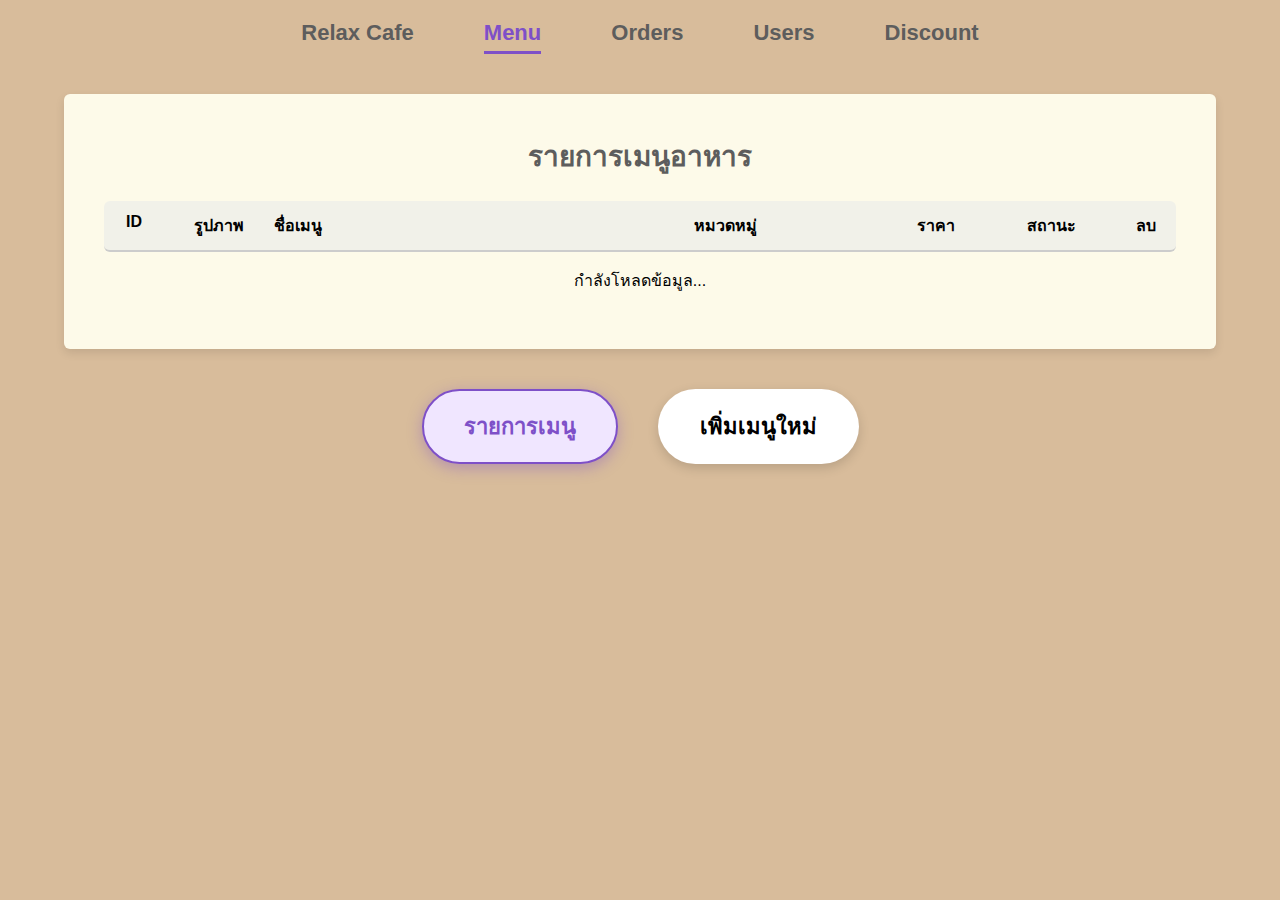
<file: menu.html>
<!DOCTYPE html>
<html lang="th">
<head>
<meta charset="UTF-8">
<title>Relax Cafe - Menu Management</title>
<style>
    /* --- Themes (Relax Cafe Style) --- */
    body { font-family: "Prompt", sans-serif; background-color: #d8bc9b; margin: 0; padding: 0; }
    
    /* Navbar */
    .navbar { display: flex; justify-content: center; gap: 70px; padding: 20px 0; font-size: 22px; font-weight: bold; }
    .navbar a { color: #5d5d5d; text-decoration: none; transition: color 0.2s; }
    .navbar .active { color: #7e50c8; border-bottom: 3px solid #7e50c8; padding-bottom: 5px; }
    
    /* Container */
    .content-container { background: #fdfae9; width: 90%; margin: 20px auto 0; border-radius: 6px; padding: 40px; box-sizing: border-box; box-shadow: 0 4px 10px rgba(0, 0, 0, 0.1); }
    
    h2 { text-align: center; margin-top: 0; font-size: 28px; color: #5d5d5d; }
    
    /* Form Styles */
    .form-grid { display: grid; grid-template-columns: 1fr 1fr; gap: 25px; margin-top: 20px; }
    .form-group { display: flex; flex-direction: column; }
    label { margin-bottom: 6px; font-weight: 600; color: #5d5d5d; }
    input, select, textarea { padding: 10px; border-radius: 6px; border: none; background: #f1f1e9; font-size: 16px; }
    textarea { resize: vertical; height: 80px; }
    
    .submit-btn { background-color: #69c84c; color: white; padding: 12px 25px; border: none; border-radius: 6px; font-size: 18px; cursor: pointer; margin-top: 25px; display: block; margin-left: auto; }
    .submit-btn:hover { background-color: #58a83e; }

    /* List Styles */
    .list-header { display: grid; grid-template-columns: 60px 80px 1fr 1fr 100px 100px 60px; gap: 15px; padding: 12px 0; text-align: center; font-weight: bold; background-color: #f1f1e9; margin-top: 20px; border-radius: 6px; border-bottom: 2px solid #ccc; }
    
    .list-row { display: grid; grid-template-columns: 60px 80px 1fr 1fr 100px 100px 60px; gap: 15px; padding: 12px 0; text-align: center; background-color: #f1f1e9; margin-top: 10px; border-radius: 6px; align-items: center; }
    
    .menu-img-thumb { width: 60px; height: 60px; object-fit: cover; border-radius: 8px; background: #ccc; }
    .status-active { color: #28a745; font-weight: bold; }
    .status-inactive { color: #dc3545; font-weight: bold; }
    .delete-btn { cursor: pointer; color: #ff0000; font-size: 20px; }

    /* Bottom Menu Tabs */
    .bottom-menu { display: flex; justify-content: center; gap: 40px; margin: 40px 0; }
    .menu-btn { background-color: white; border: none; padding: 18px 40px; border-radius: 45px; font-size: 22px; font-weight: bold; cursor: pointer; box-shadow: 0px 4px 12px rgba(0,0,0,0.15); transition: 0.2s; border: 2px solid transparent; }
    .menu-btn.active { background-color: #f0e6ff; border: 2px solid #7e50c8; color: #7e50c8; box-shadow: 0px 4px 15px rgba(126, 80, 200, 0.4); }
    
    /* Toggle Pages */
    .page-content { display: none; }
    .page-content.active { display: block; }
</style>
</head>
<body>

    <div class="navbar">
        <a href="index.html">Relax Cafe</a>
        <a class="active">Menu</a>
        <a href="Orders .html">Orders</a>
        <a href="Users.html">Users</a>
        <a href="Discount .html">Discount</a>
    </div>
    
    <div class="content-container">

        <!-- 1. หน้าแสดงรายการเมนู -->
        <div id="menu-list-page" class="page-content active">
            <h2>รายการเมนูอาหาร</h2>
            <div class="list-header">
                <span>ID</span>
                <span>รูปภาพ</span>
                <span style="text-align:left;">ชื่อเมนู</span>
                <span>หมวดหมู่</span>
                <span>ราคา</span>
                <span>สถานะ</span>
                <span>ลบ</span>
            </div>
            <div id="menu-list-rows">
                <!-- Data will come here via JS -->
            </div>
        </div>

        <!-- 2. หน้าเพิ่มเมนู -->
        <div id="add-menu-page" class="page-content">
            <h2>เพิ่มเมนูใหม่</h2>
            <form id="add-menu-form">
                <div class="form-grid">
                    <div class="form-group">
                        <label>ชื่อเมนู (Menu Name)</label>
                        <input type="text" name="menu_name" required>
                    </div>
                    
                    <div class="form-group">
                        <label>หมวดหมู่ (Category)</label>
                        <select name="category_id" required>
                            <option value="">-- เลือกหมวดหมู่ --</option>
                            <option value="1">Coffee</option>
                            <option value="2">Bakery</option>
                            <option value="3">Non-Coffee</option>
                            <option value="4">Food</option>
                        </select>
                    </div>

                    <div class="form-group">
                        <label>ราคา (Price)</label>
                        <input type="number" name="price" step="0.01" required>
                    </div>

                    <div class="form-group">
                        <label>สถานะ (Status)</label>
                        <select name="status" required>
                            <option value="available">พร้อมขาย (Available)</option>
                            <option value="unavailable">หมด (Unavailable)</option>
                        </select>
                    </div>

                    <div class="form-group">
                        <label>รูปภาพ (Image)</label>
                        <input type="file" name="image_file" accept="image/*">
                    </div>

                    <div class="form-group">
                        <label>คำอธิบาย (Description)</label>
                        <textarea name="description"></textarea>
                    </div>
                </div>
                <button type="submit" class="submit-btn">บันทึกเมนู</button>
            </form>
        </div>

    </div>

    <!-- ปุ่มสลับหน้าด้านล่าง -->
    <div class="bottom-menu">
        <button class="menu-btn active" id="btn-list" onclick="showPage('menu-list-page', this)">รายการเมนู</button>
        <button class="menu-btn" id="btn-add" onclick="showPage('add-menu-page', this)">เพิ่มเมนูใหม่</button>
    </div>

<script>
    // 👇👇👇 กำหนดชื่อไฟล์ PHP ที่นี่ครับ (ถ้าอยู่บน Server ใช้ชื่อไฟล์ได้เลย) 👇👇👇
    const API_URL = 'api_menu.php'; 

    // --- 1. ฟังก์ชันสลับหน้า (Tab Switching) ---
    function showPage(pageId, btn) {
        document.querySelectorAll('.page-content').forEach(p => p.classList.remove('active'));
        document.querySelectorAll('.menu-btn').forEach(b => b.classList.remove('active'));
        
        document.getElementById(pageId).classList.add('active');
        if(btn) btn.classList.add('active');

        if(pageId === 'menu-list-page') {
            loadMenus();
        }
    }

    // --- 2. โหลดข้อมูลเมนู (Fetch GET) ---
    function loadMenus() {
        const listArea = document.getElementById('menu-list-rows');
        listArea.innerHTML = '<p style="text-align:center;">กำลังโหลดข้อมูล...</p>';

        fetch(API_URL)
            .then(response => response.json())
            .then(data => {
                listArea.innerHTML = '';
                // ... (โค้ดเช็ค Error เดิม) ...

                // 👇👇👇 1. สร้างตัวแปรสำหรับแปล ID เป็นชื่อหมวดหมู่ 👇👇👇
                const categoryNames = {
                    1: "Coffee (กาแฟ)",
                    2: "Bakery (เบเกอรี่)",
                    3: "Non-Coffee (เครื่องดื่มอื่นๆ)",
                    4: "Food (อาหาร)"
                };

                data.forEach(menu => {
                    const imgTag = menu.image_url 
                        ? `<img src="${menu.image_url}" class="menu-img-thumb">`
                        : `<div class="menu-img-thumb" style="...">No Img</div>`;

                    const statusClass = menu.status === 'available' ? 'status-active' : 'status-inactive';
                    const statusText = menu.status === 'available' ? 'พร้อมขาย' : 'หมด';

                    // 👇👇👇 2. แปลง ID เป็นชื่อตรงนี้ครับ 👇👇👇
                    // ถ้าหาไม่เจอให้แสดงเป็นเลข ID เดิม
                    const catName = categoryNames[menu.category_id] || `ID: ${menu.category_id}`;

                    const row = document.createElement('div');
                    row.className = 'list-row';
                    row.innerHTML = `
                        <span>${menu.menu_id}</span>
                        <div>${imgTag}</div>
                        <span style="text-align:left; font-weight:500;">${menu.menu_name}</span>
                        
                        <!-- 👇👇👇 3. เอาตัวแปร catName มาใส่ตรงนี้แทน 👇👇👇 -->
                        <span>${catName}</span>
                        
                        <span style="font-weight:bold; color:#2563eb;">${parseFloat(menu.price).toFixed(0)} ฿</span>
                        <span class="${statusClass}">${statusText}</span>
                        <span class="delete-btn" onclick="deleteMenu(${menu.menu_id})">❌</span>
                    `;
                    listArea.appendChild(row);
                });
            })
            .catch(error => { /* ... */ });
    }

    // --- 3. เพิ่มเมนู (Fetch POST) ---
    document.getElementById('add-menu-form').addEventListener('submit', function(e) {
        e.preventDefault();
        const formData = new FormData(this);

        fetch(API_URL, { // ใช้ตัวแปร API_URL
            method: 'POST',
            body: formData 
        })
        .then(response => response.json())
        .then(result => {
            if (result.status === 'success') {
                alert('บันทึกเมนูเรียบร้อยแล้ว!');
                this.reset(); 
                showPage('menu-list-page', document.getElementById('btn-list'));
            } else {
                alert('เกิดข้อผิดพลาด: ' + result.message);
            }
        })
        .catch(error => {
            console.error('Error:', error);
            alert('ไม่สามารถติดต่อเซิร์ฟเวอร์ได้');
        });
    });

    // --- 4. ลบเมนู (Fetch DELETE action) ---
    function deleteMenu(id) {
        if(confirm('คุณต้องการลบเมนู ID: ' + id + ' ใช่หรือไม่?')) {
            // ใช้ตัวแปร API_URL และส่งค่า action=delete
            fetch(`${API_URL}?action=delete&id=${id}`)
                .then(res => res.json())
                .then(result => {
                    if(result.status === 'success') {
                        loadMenus(); 
                    } else {
                        alert('ลบไม่สำเร็จ: ' + result.message);
                    }
                })
                .catch(err => console.error(err));
        }
    }

    // เริ่มต้นทำงาน
    document.addEventListener('DOMContentLoaded', () => {
        loadMenus();
    });
</script>

</body>
</html>
</file>
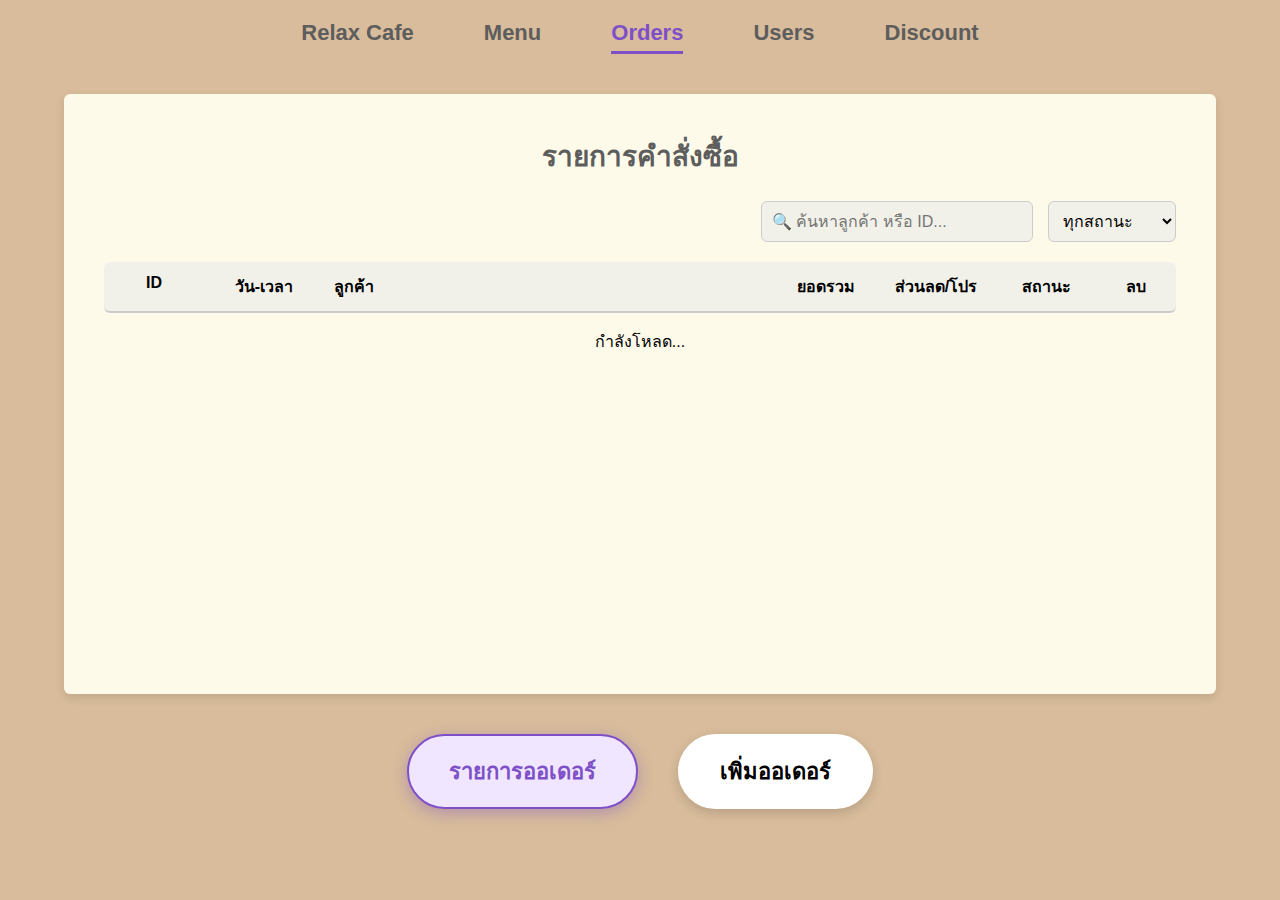
<file: Orders.html>
<!DOCTYPE html>
<html lang="th">
<head>
<meta charset="UTF-8">
<title>Relax Cafe - Orders</title>
<style>
    /* --- Relax Cafe Theme Styles (คงเดิม) --- */
    body { font-family: "Prompt", sans-serif; background-color: #d8bc9b; margin: 0; padding: 0; }
    .navbar { display: flex; justify-content: center; gap: 70px; padding: 20px 0; font-size: 22px; font-weight: bold; }
    .navbar a { color: #5d5d5d; text-decoration: none; transition: color 0.2s; }
    .navbar .active { color: #7e50c8; border-bottom: 3px solid #7e50c8; padding-bottom: 5px; }
    .content-container { background: #fdfae9; width: 90%; margin: 20px auto 0; border-radius: 6px; padding: 40px; box-sizing: border-box; box-shadow: 0 4px 10px rgba(0, 0, 0, 0.1); min-height: 600px; }
    h2 { text-align: center; margin-top: 0; font-size: 28px; color: #5d5d5d; }
    
    /* Styles เดิม... */
    .filter-bar { display: flex; gap: 15px; margin-bottom: 20px; justify-content: flex-end; }
    .search-box { padding: 10px; border-radius: 6px; border: 1px solid #ccc; width: 250px; background: #f1f1e9; }
    .filter-select { padding: 10px; border-radius: 6px; border: 1px solid #ccc; background: #f1f1e9; }
    .form-grid { display: grid; grid-template-columns: 1fr 1fr; gap: 25px; margin-top: 20px; }
    .form-group { display: flex; flex-direction: column; }
    .form-group.full-width { grid-column: 1 / -1; }
    label { margin-bottom: 6px; font-weight: 600; color: #5d5d5d; }
    input, select, textarea { padding: 10px; border-radius: 6px; border: none; background: #f1f1e9; font-size: 16px; }
    .submit-btn { background-color: #69c84c; color: white; padding: 12px 25px; border: none; border-radius: 6px; font-size: 18px; cursor: pointer; margin-top: 25px; display: block; margin-left: auto; }
    .submit-btn:hover { background-color: #58a83e; }
    .list-header { display: grid; grid-template-columns: 80px 120px 1fr 100px 100px 100px 60px; gap: 10px; padding: 12px 10px; text-align: center; font-weight: bold; background-color: #f1f1e9; margin-top: 10px; border-radius: 6px; border-bottom: 2px solid #ccc; }
    .list-row { display: grid; grid-template-columns: 80px 120px 1fr 100px 100px 100px 60px; gap: 10px; padding: 12px 10px; text-align: center; background-color: #f1f1e9; margin-top: 10px; border-radius: 6px; align-items: center; font-size: 15px; }
    .status-badge { padding: 4px 10px; border-radius: 20px; font-size: 12px; font-weight: bold; display: inline-block; min-width: 70px; }
    .st-pending { background: #fff7ed; color: #c2410c; border: 1px solid #ffedd5; }
    .st-preparing { background: #eff6ff; color: #1d4ed8; border: 1px solid #dbeafe; }
    .st-completed { background: #f0fdf4; color: #15803d; border: 1px solid #dcfce7; }
    .st-cancelled { background: #fef2f2; color: #b91c1c; border: 1px solid #fee2e2; }
    .delete-btn { cursor: pointer; color: #ff0000; font-size: 18px; }
    .price-text { color: #2563eb; font-weight: bold; }
    .bottom-menu { display: flex; justify-content: center; gap: 40px; margin: 40px 0; }
    .menu-btn { background-color: white; border: none; padding: 18px 40px; border-radius: 45px; font-size: 22px; font-weight: bold; cursor: pointer; box-shadow: 0px 4px 12px rgba(0,0,0,0.15); transition: 0.2s; border: 2px solid transparent; }
    .menu-btn.active { background-color: #f0e6ff; border: 2px solid #7e50c8; color: #7e50c8; box-shadow: 0px 4px 15px rgba(126, 80, 200, 0.4); }
    .page-content { display: none; }
    .page-content.active { display: block; }
    
    /* CSS เพิ่มเติมสำหรับส่วนสรุปยอด */
    .summary-box {
        background: #fff;
        padding: 15px;
        border-radius: 6px;
        margin-top: 10px;
    }
    .summary-row {
        display: flex;
        justify-content: space-between;
        margin-bottom: 5px;
        font-size: 14px;
        color: #666;
    }
    .summary-total {
        display: flex;
        justify-content: space-between;
        margin-top: 10px;
        padding-top: 10px;
        border-top: 2px dashed #ddd;
        font-size: 20px;
        font-weight: bold;
        color: #2563eb;
    }
</style>
</head>
<body>

    <div class="navbar">
        <a href="index.html">Relax Cafe</a>
        <a href="menu.html">Menu</a>
        <a class="active">Orders</a>
        <a href="Users.html">Users</a>
        <a href="Discount.html">Discount</a>
    </div>
    
    <div class="content-container">

        <div id="order-list-page" class="page-content active">
            <h2>รายการคำสั่งซื้อ</h2>
            
            <div class="filter-bar">
                <input type="text" id="searchInput" class="search-box" placeholder="🔍 ค้นหาลูกค้า หรือ ID..." onkeyup="filterOrders()">
                <select id="statusFilter" class="filter-select" onchange="filterOrders()">
                    <option value="">ทุกสถานะ</option>
                    <option value="pending">รอตรวจสอบ</option>
                    <option value="preparing">กำลังทำ</option>
                    <option value="completed">เสร็จสิ้น</option>
                    <option value="cancelled">ยกเลิก</option>
                </select>
            </div>

            <div class="list-header">
                <span>ID</span>
                <span>วัน-เวลา</span>
                <span style="text-align:left;">ลูกค้า</span>
                <span>ยอดรวม</span>
                <span>ส่วนลด/โปร</span>
                <span>สถานะ</span>
                <span>ลบ</span>
            </div>
            <div id="order-list-rows"></div>
        </div>

        <div id="add-order-page" class="page-content">
            <h2>เปิดออเดอร์ใหม่ (POS)</h2>
            <form id="add-order-form">
                <div class="form-grid">
    
                    <div class="form-group">
                        <label>เลือกลูกค้า (Customer) *</label>
                        <select id="user_select" name="user_id" required>
                            <option value="">-- กำลังโหลด... --</option>
                        </select>
                    </div>

                    <div class="form-group">
                        <label>วัน-เวลาที่สั่ง *</label>
                        <input type="datetime-local" id="order_date" name="order_date" required>
                    </div>

                    <div class="form-group full-width" style="background: #fff; padding: 15px; border-radius: 6px;">
                        <label>รายการสินค้า (Order Items)</label>
                        <table style="width:100%; text-align: left;">
                            <thead>
                                <tr style="border-bottom: 1px solid #ccc;">
                                    <th>เมนู</th>
                                    <th width="80">ราคา</th>
                                    <th width="80">จำนวน</th>
                                    <th width="40">ลบ</th>
                                </tr>
                            </thead>
                            <tbody id="order_items_body"></tbody>
                        </table>
                        <button type="button" onclick="addOrderRow()" style="margin-top:10px; padding:5px 10px; cursor:pointer;">+ เพิ่มรายการ</button>
                    </div>

                    <div class="form-group">
                        <label>โปรโมชั่น (Promotion)</label>
                        <select name="promotion_id" id="promotion_select" onchange="calculateTotal()">
                            <option value="">-- ไม่เลือกโปรโมชั่น --</option>
                            </select>
                    </div>

                    <div class="form-group">
                        <label>โค้ดส่วนลด (Discount Coupon)</label>
                        <select name="discount_id" id="discount_select" onchange="calculateTotal()">
                            <option value="">-- ไม่ใช้โค้ดส่วนลด --</option>
                            </select>
                    </div>

                    <div class="form-group full-width">
                        <label>สรุปยอดชำระ (Payment Summary)</label>
                        <div class="summary-box">
                            <div class="summary-row">
                                <span>ยอดรวมสินค้า (Subtotal):</span>
                                <span id="display_subtotal">0.00 ฿</span>
                            </div>
                            <div class="summary-row" style="color: green;">
                                <span>หักโปรโมชั่น (Promo):</span>
                                <span id="display_promo_discount">-0.00 ฿</span>
                            </div>
                            <div class="summary-row" style="color: green;">
                                <span>หักส่วนลดท้ายบิล (Discount):</span>
                                <span id="display_code_discount">-0.00 ฿</span>
                            </div>
                            <div class="summary-total">
                                <span>ยอดสุทธิ (Net Total):</span>
                                <span id="display_final_total">0.00 ฿</span>
                            </div>
                        </div>
                        <input type="hidden" name="total_amount" id="hidden_total_amount" value="0">
                    </div>

                    <div class="form-group">
                        <label>สถานะ</label>
                        <select name="order_status">
                            <option value="pending">Pending</option>
                            <option value="preparing">Preparing</option>
                            <option value="completed">Completed</option>
                            <option value="cancelled">Cancelled</option>
                        </select>
                    </div>
                    
                    <div class="form-group">
                        <label>Note</label>
                        <textarea name="note" style="height: 40px;"></textarea>
                    </div>

                </div>
                <button type="submit" class="submit-btn">บันทึกออเดอร์</button>
            </form>
        </div>

    </div>

    <div class="bottom-menu">
        <button class="menu-btn active" id="btn-list" onclick="showPage('order-list-page', this)">รายการออเดอร์</button>
        <button class="menu-btn" id="btn-add" onclick="showPage('add-order-page', this)">เพิ่มออเดอร์</button>
    </div>

<script>
    let allOrders = [];
    let menuDataList = [];
    let discountDataList = [];
    let promotionDataList = [];

    // --- สลับหน้า ---
    function showPage(pageId, btn) {
        document.querySelectorAll('.page-content').forEach(p => p.classList.remove('active'));
        document.querySelectorAll('.menu-btn').forEach(b => b.classList.remove('active'));
        document.getElementById(pageId).classList.add('active');
        if(btn) btn.classList.add('active');
        if(pageId === 'order-list-page') loadOrders();
    }

    // --- ฟังก์ชันช่วยเช็ค Error (สำคัญ!) ---
    function checkResponse(data, sourceName) {
        if (data && data.status === 'error') {
            alert(`เกิดข้อผิดพลาดที่ ${sourceName}: \n` + data.message);
            console.error(sourceName, data);
            return []; // ส่งค่าว่างกลับไปกันโปรแกรมค้าง
        }
        if (!Array.isArray(data)) {
            console.warn(`${sourceName} ส่งข้อมูลมาไม่ใช่ Array`, data);
            return [];
        }
        return data;
    }

    // --- โหลดข้อมูล Dropdown ต่างๆ ---
    function loadUsers() {
        fetch('api_orders.php?action=get_users')
            .then(res => res.json())
            .then(data => {
                // เช็ค Error ก่อนใช้งาน
                data = checkResponse(data, 'โหลดลูกค้า (api_orders.php)');
                
                const select = document.getElementById('user_select');
                select.innerHTML = '<option value="">-- เลือกลูกค้า --</option>';
                
                let walkInId = "";
                data.forEach(u => {
                    const name = u.full_name || u.username;
                    select.innerHTML += `<option value="${u.user_id}">[${u.user_id}] ${name}</option>`;
                    if(name.includes('Walk-in') || name.includes('ทั่วไป') || u.username === 'guest') {
                        walkInId = u.user_id;
                    }
                });
                if(walkInId) select.value = walkInId;
            })
            .catch(err => console.error("Network Error (Users):", err));
    }

    function loadMenuData() {
        fetch('api_menu.php')
            .then(res => res.json())
            .then(data => { 
                menuDataList = checkResponse(data, 'โหลดเมนู (api_menu.php)');
                // ถ้าโหลดเสร็จแล้ว ให้ลองรีเฟรชตารางรายการสินค้า (ถ้ามี)
                const tbody = document.getElementById('order_items_body');
                if(tbody.children.length === 0) addOrderRow(); 
            })
            .catch(err => console.error("Network Error (Menu):", err));
    }

    function loadPromotions() {
        fetch('api_promotion.php')
            .then(res => res.json())
            .then(data => {
                data = checkResponse(data, 'โหลดโปรโมชั่น (api_promotion.php)');
                promotionDataList = data;
                const select = document.getElementById('promotion_select');
                select.innerHTML = '<option value="">-- ไม่เลือกโปรโมชั่น --</option>';
                data.forEach(p => {
                    if(p.status === 'active') {
                        select.innerHTML += `<option value="${p.promotion_id}" data-percent="${p.discount_percent}">${p.promotion_name} (-${parseFloat(p.discount_percent)}%)</option>`;
                    }
                });
            })
            .catch(err => console.error("Network Error (Promotion):", err));
    }

    function loadDiscounts() {
        fetch('api_discount.php')
            .then(res => res.json())
            .then(data => {
                data = checkResponse(data, 'โหลดส่วนลด (api_discount.php)');
                discountDataList = data;
                const select = document.getElementById('discount_select');
                select.innerHTML = '<option value="">-- ไม่ใช้โค้ดส่วนลด --</option>';
                data.forEach(d => {
                    if(d.status === 'active') {
                        let text = `${d.discount_name}`;
                        if(d.discount_type === 'percent') text += ` (-${parseFloat(d.discount_value)}%)`;
                        else text += ` (-${parseFloat(d.discount_value)}฿)`;
                        
                        select.innerHTML += `<option value="${d.discount_id}" data-type="${d.discount_type}" data-val="${d.discount_value}">${text}</option>`;
                    }
                });
            })
            .catch(err => console.error("Network Error (Discount):", err));
    }

    // --- ระบบตารางสินค้า ---
    function addOrderRow() {
        const tbody = document.getElementById('order_items_body');
        const row = document.createElement('tr');
        
        let options = '<option value="">-- เลือกเมนู --</option>';
        if (menuDataList.length === 0) {
             options = '<option value="">(ไม่มีข้อมูลเมนู)</option>';
        } else {
            menuDataList.forEach(m => {
                if(m.status === 'available') {
                    options += `<option value="${m.menu_id}" data-price="${m.price}">${m.menu_name}</option>`;
                }
            });
        }

        row.innerHTML = `
            <td><select class="item-select" onchange="calculateTotal()" style="width:100%;">${options}</select></td>
            <td class="item-price">0.00</td>
            <td><input type="number" class="item-qty" value="1" min="1" onchange="calculateTotal()" style="width:60px;"></td>
            <td><span style="color:red; cursor:pointer;" onclick="this.closest('tr').remove(); calculateTotal();">❌</span></td>
        `;
        tbody.appendChild(row);
    }

    // --- ระบบคำนวณเงิน ---
    function calculateTotal() {
        let subtotal = 0;
        document.querySelectorAll('#order_items_body tr').forEach(row => {
            const select = row.querySelector('.item-select');
            const qtyInput = row.querySelector('.item-qty');
            const priceDisplay = row.querySelector('.item-price');

            if (select.value) {
                const price = parseFloat(select.options[select.selectedIndex].getAttribute('data-price')) || 0;
                const qty = parseInt(qtyInput.value) || 1;
                priceDisplay.innerText = price.toFixed(2);
                subtotal += price * qty;
            }
        });

        let promoDeduction = 0;
        const promoSelect = document.getElementById('promotion_select');
        if (promoSelect.value) {
            const percent = parseFloat(promoSelect.options[promoSelect.selectedIndex].getAttribute('data-percent')) || 0;
            promoDeduction = subtotal * (percent / 100);
        }

        let afterPromo = subtotal - promoDeduction;

        let discountDeduction = 0;
        const discSelect = document.getElementById('discount_select');
        if (discSelect.value) {
            const type = discSelect.options[discSelect.selectedIndex].getAttribute('data-type');
            const val = parseFloat(discSelect.options[discSelect.selectedIndex].getAttribute('data-val')) || 0;
            if (type === 'percent') discountDeduction = afterPromo * (val / 100);
            else discountDeduction = val;
        }

        let finalTotal = afterPromo - discountDeduction;
        if (finalTotal < 0) finalTotal = 0;

        document.getElementById('display_subtotal').innerText = subtotal.toLocaleString('en-US', {minimumFractionDigits: 2}) + ' ฿';
        document.getElementById('display_promo_discount').innerText = '-' + promoDeduction.toLocaleString('en-US', {minimumFractionDigits: 2}) + ' ฿';
        document.getElementById('display_code_discount').innerText = '-' + discountDeduction.toLocaleString('en-US', {minimumFractionDigits: 2}) + ' ฿';
        document.getElementById('display_final_total').innerText = finalTotal.toLocaleString('en-US', {minimumFractionDigits: 2}) + ' ฿';
        document.getElementById('hidden_total_amount').value = finalTotal;
    }

    // --- Submit Form ---
    document.getElementById('add-order-form').addEventListener('submit', function(e) {
        e.preventDefault();
        const formData = new FormData(this);
        const data = Object.fromEntries(formData.entries());

        const items = [];
        document.querySelectorAll('#order_items_body tr').forEach(row => {
            const select = row.querySelector('.item-select');
            const qty = row.querySelector('.item-qty');
            if(select.value) {
                items.push({
                    menu_id: select.value,
                    quantity: qty.value,
                    price: select.options[select.selectedIndex].getAttribute('data-price')
                });
            }
        });

        if(items.length === 0) { alert("กรุณาเลือกเมนูอย่างน้อย 1 รายการ"); return; }
        data.items = items; 

        fetch('api_orders.php', {
            method: 'POST',
            headers: {'Content-Type': 'application/json'},
            body: JSON.stringify(data)
        })
        .then(res => res.json())
        .then(res => {
            if(res.status === 'success') {
                alert('บันทึกออเดอร์เรียบร้อย!');
                location.reload();
            } else {
                alert('Error: ' + res.message);
            }
        })
        .catch(err => alert("เกิดข้อผิดพลาดในการส่งข้อมูล: " + err));
    });

    // --- โหลดออเดอร์ (List) ---
    function loadOrders() {
        const listArea = document.getElementById('order-list-rows');
        listArea.innerHTML = '<p style="text-align:center;">กำลังโหลด...</p>';
        fetch('api_orders.php')
            .then(res => res.json())
            .then(data => { 
                data = checkResponse(data, 'โหลดรายการออเดอร์');
                allOrders = data; 
                renderTable(data); 
            })
            .catch(err => console.error(err));
    }

    function renderTable(data) {
        const listArea = document.getElementById('order-list-rows');
        listArea.innerHTML = '';
        if(data.length === 0) { listArea.innerHTML = '<p style="text-align:center;">ไม่พบข้อมูล</p>'; return; }

        data.forEach(o => {
            const dateStr = new Date(o.order_date).toLocaleDateString('th-TH', { day:'2-digit', month:'short', year:'2-digit', hour:'2-digit', minute:'2-digit' });
            let badgeClass = 'st-pending';
            if(o.order_status === 'preparing') badgeClass = 'st-preparing';
            else if(o.order_status === 'completed') badgeClass = 'st-completed';
            else if(o.order_status === 'cancelled') badgeClass = 'st-cancelled';

            let extras = [];
            if(o.discount_id) extras.push(`Code:${o.discount_id}`);
            if(o.promotion_id) extras.push(`Promo:${o.promotion_id}`);
            const extraStr = extras.length > 0 ? extras.join(', ') : '-';

            const row = document.createElement('div');
            row.className = 'list-row';
            row.innerHTML = `
                <span>#${o.order_id}</span>
                <span style="font-size:13px;">${dateStr}</span>
                <span style="text-align:left; font-weight:500;">${o.full_name || o.username || 'User:'+o.user_id}</span>
                <span class="price-text">${parseFloat(o.total_amount).toLocaleString()} ฿</span>
                <span style="font-size:12px; color:#666;">${extraStr}</span>
                <select onchange="updateStatus(${o.order_id}, this.value)" 
                    style="padding: 4px; border-radius: 15px; border: 1px solid #ccc; font-size: 12px; font-weight: bold;" 
                    class="${badgeClass}">
                        <option value="pending" ${o.order_status === 'pending' ? 'selected' : ''}>⏳ Pending</option>
                        <option value="preparing" ${o.order_status === 'preparing' ? 'selected' : ''}>👨‍🍳 Preparing</option>
                        <option value="completed" ${o.order_status === 'completed' ? 'selected' : ''}>✅ Completed</option>
                        <option value="cancelled" ${o.order_status === 'cancelled' ? 'selected' : ''}>❌ Cancelled</option>
                </select>
                <span class="delete-btn" onclick="deleteOrder(${o.order_id})">❌</span>
            `;
            listArea.appendChild(row);
        });
    }
    
    // --- Delete & Init ---
    function deleteOrder(id) {
        if(confirm('ต้องการลบ Order #' + id + ' ใช่หรือไม่?')) {
            fetch(`api_orders.php?action=delete&id=${id}`)
                .then(res => res.json())
                .then(res => { if(res.status === 'success') loadOrders(); else alert(res.message); });
        }
    }
    function initDate() {
        const now = new Date(); now.setMinutes(now.getMinutes() - now.getTimezoneOffset());
        document.getElementById('order_date').value = now.toISOString().slice(0, 16);
    }
    function filterOrders() {
        const txt = document.getElementById('searchInput').value.toLowerCase();
        const st = document.getElementById('statusFilter').value;
        const filtered = allOrders.filter(o => {
            const nameMatch = (o.full_name || '').toLowerCase().includes(txt) || (o.username || '').toLowerCase().includes(txt) || o.order_id.toString().includes(txt);
            const statusMatch = st === '' || o.order_status === st;
            return nameMatch && statusMatch;
        });
        renderTable(filtered);
    }

    document.addEventListener('DOMContentLoaded', () => {
        loadOrders();
        loadUsers();
        initDate();
        loadMenuData();
        loadPromotions();
        loadDiscounts();
    });

    // --- ฟังก์ชันอัปเดตสถานะ (ทำงานทันทีที่เลือก Dropdown) ---
function updateStatus(id, newStatus) {
    // เปลี่ยนสีพื้นหลัง Dropdown ทันทีเพื่อให้รู้ว่าเปลี่ยนแล้ว
    const row = event.target; 
    row.className = ''; // ลบคลาสสีเก่า
    if(newStatus === 'pending') row.classList.add('st-pending');
    else if(newStatus === 'preparing') row.classList.add('st-preparing');
    else if(newStatus === 'completed') row.classList.add('st-completed');
    else if(newStatus === 'cancelled') row.classList.add('st-cancelled');

    // ส่งข้อมูลไปบันทึกใน Database
    fetch('api_orders.php?action=update_status', {
        method: 'POST',
        headers: {'Content-Type': 'application/json'},
        body: JSON.stringify({ order_id: id, status: newStatus })
    })
    .then(res => res.json())
    .then(data => {
        if(data.status === 'success') {
            console.log('Status updated!');
            // ไม่ต้อง reload หน้าก็ได้ เพราะเราเปลี่ยนสี Dropdown ไปแล้ว
        } else {
            alert('เกิดข้อผิดพลาด: ' + data.message);
            loadOrders(); // โหลดข้อมูลเดิมกลับมาถ้าพลาด
        }
    })
    .catch(err => console.error(err));
}
</script>

</body>
</html>
</file>
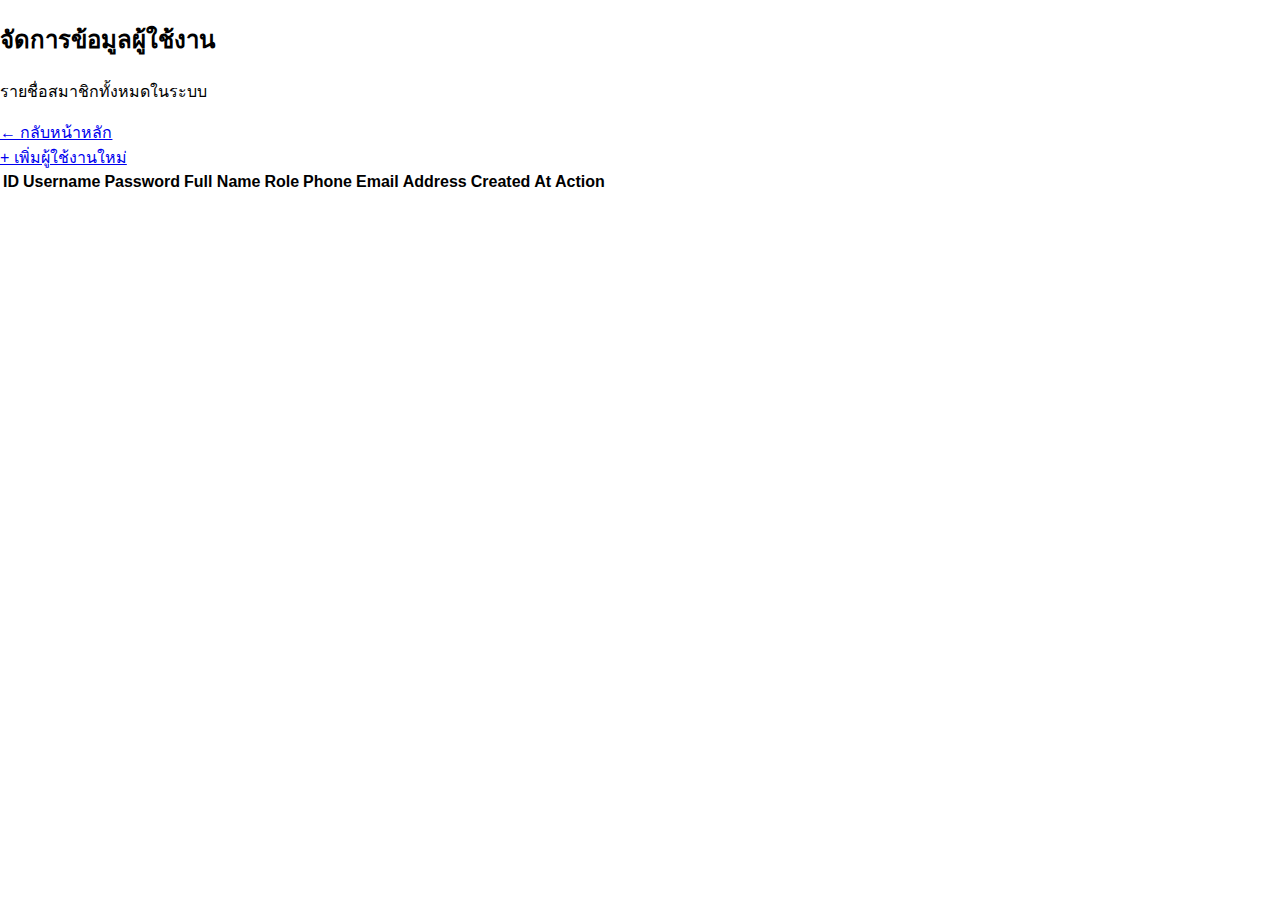
<file: Users.html>
<!DOCTYPE html>
<html lang="th">
<head>
    <meta charset="UTF-8">
    <meta name="viewport" content="width=device-width, initial-scale=1.0">
    <title>ระบบจัดการผู้ใช้งาน</title>
    <link rel="stylesheet" href="css/users.css">
    <link href="https://fonts.googleapis.com/css2?family=Sarabun:wght@400;500;700&display=swap" rel="stylesheet">
</head>
<body>

    <div class="container">
        
        <header class="page-header">
            <div class="header-left">
                <h2>จัดการข้อมูลผู้ใช้งาน</h2>
                <p class="subtitle">รายชื่อสมาชิกทั้งหมดในระบบ</p>
            </div>
            <div class="header-right">
                <a href="home.html" class="btn btn-secondary">
                    &larr; กลับหน้าหลัก
                </a>
            </div>
        </header>

        <div class="action-bar">
            <a href="add_user.html" class="btn btn-primary">
                + เพิ่มผู้ใช้งานใหม่
            </a>
        </div>

        <div class="table-container">
            <table>
                <thead>
                    <tr>
                        <th>ID</th>
                        <th>Username</th>
                        <th>Password</th>
                        <th>Full Name</th>
                        <th>Role</th>
                        <th>Phone</th>
                        <th>Email</th>
                        <th>Address</th>
                        <th>Created At</th>
                        <th>Action</th> </tr>
                </thead>
                <tbody>
                    <tr>
                        
                    </tr>
                </tbody>
            </table>
        </div>

    </div>

</body>
</html>
</file>
<file: css/users.css>
@import url('https://fonts.googleapis.com/css2?family=Prompt:ital,wght@0,100;0,200;0,300;0,400;0,500;0,600;0,700;0,800;0,900;1,100;1,200;1,300;1,400;1,500;1,600;1,700;1,800;1,900&display=swap');

body {
    font-family: "prompt-extralight", sans-serif;
    margin: 0;
    padding: 0;
}
</file>
